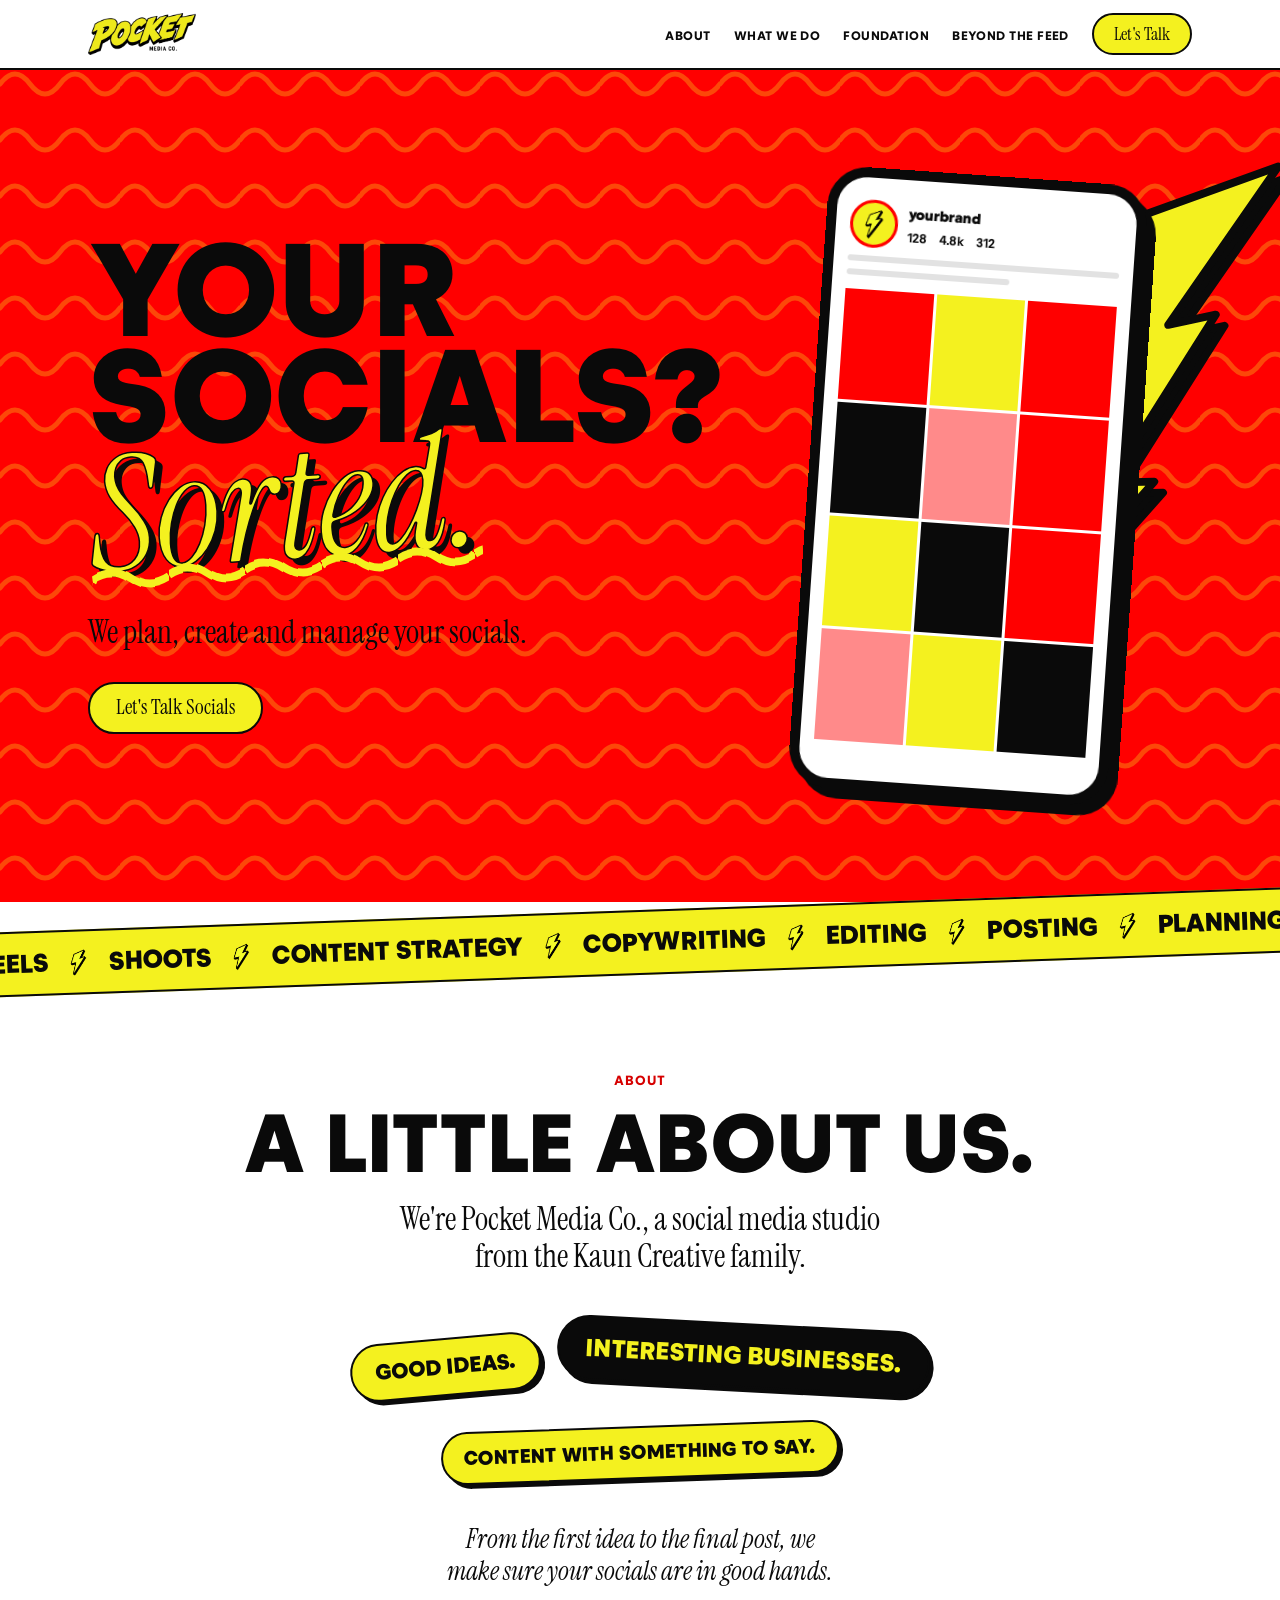
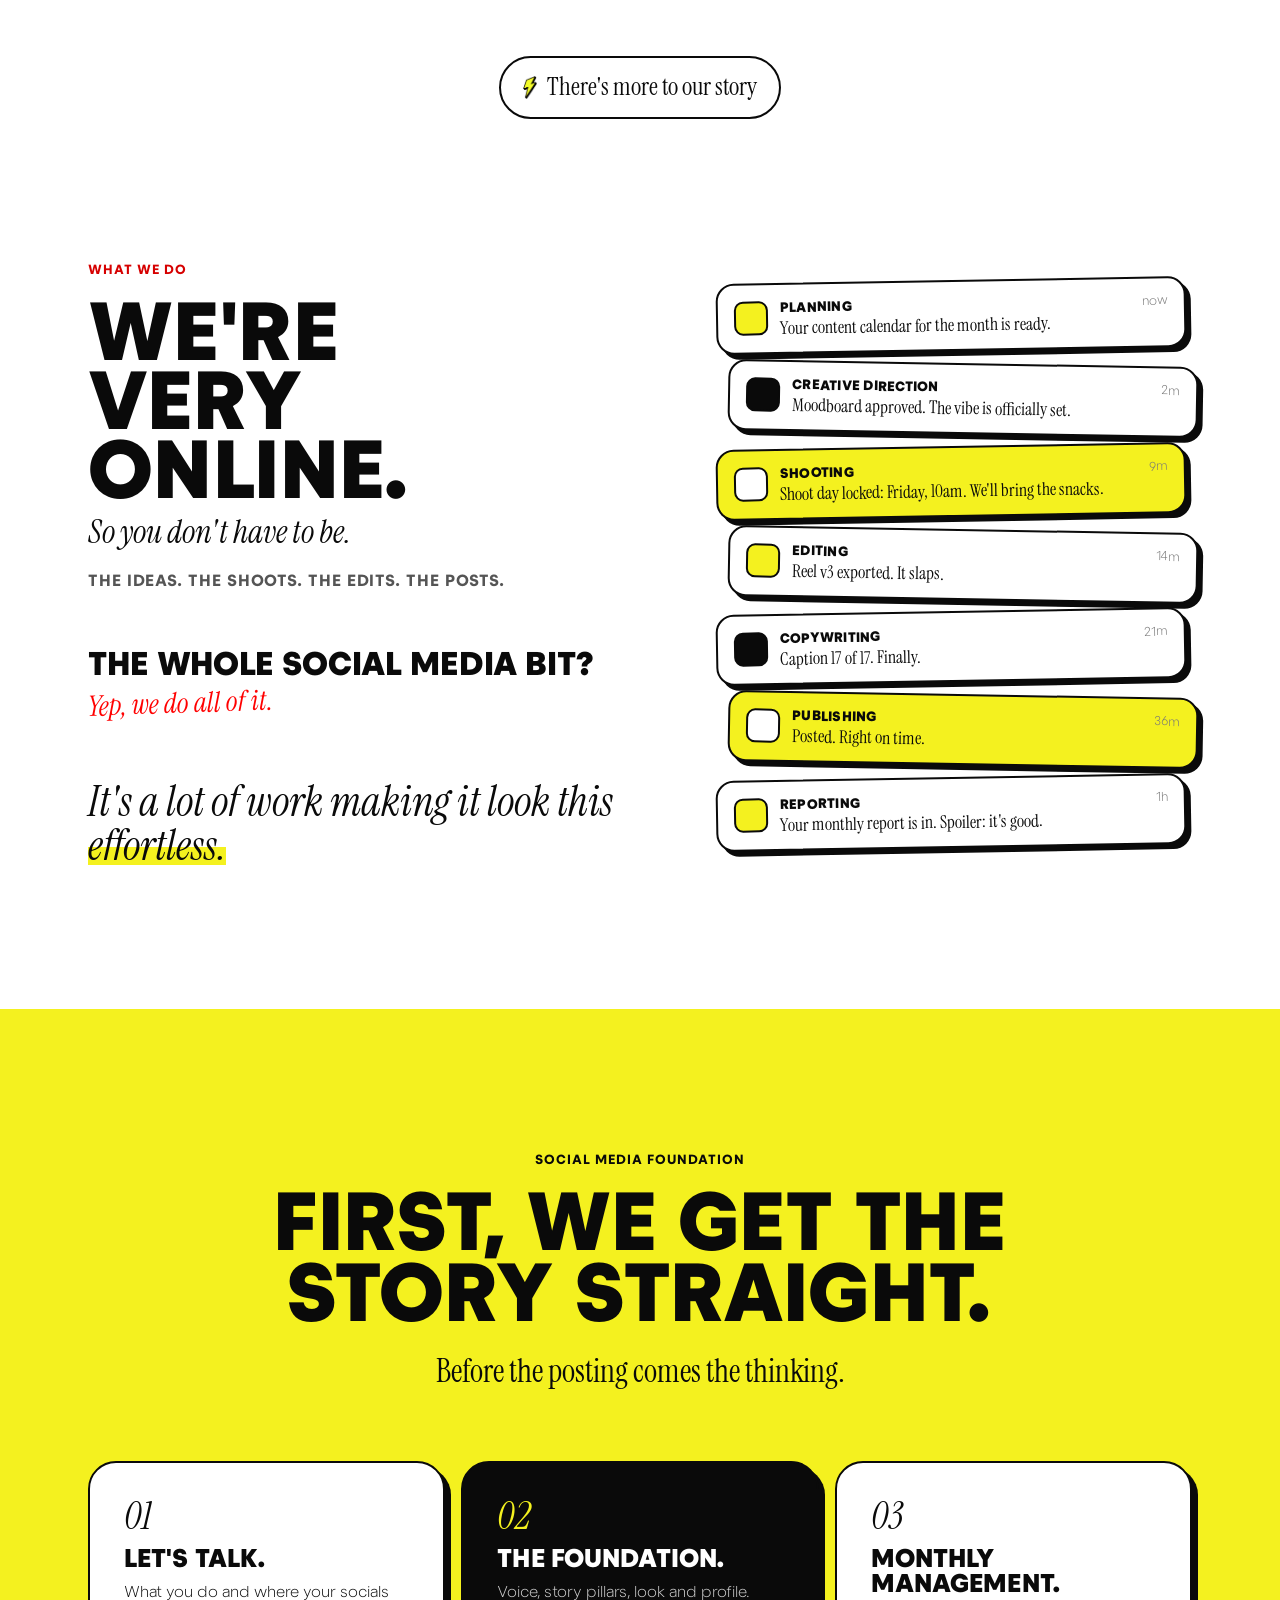
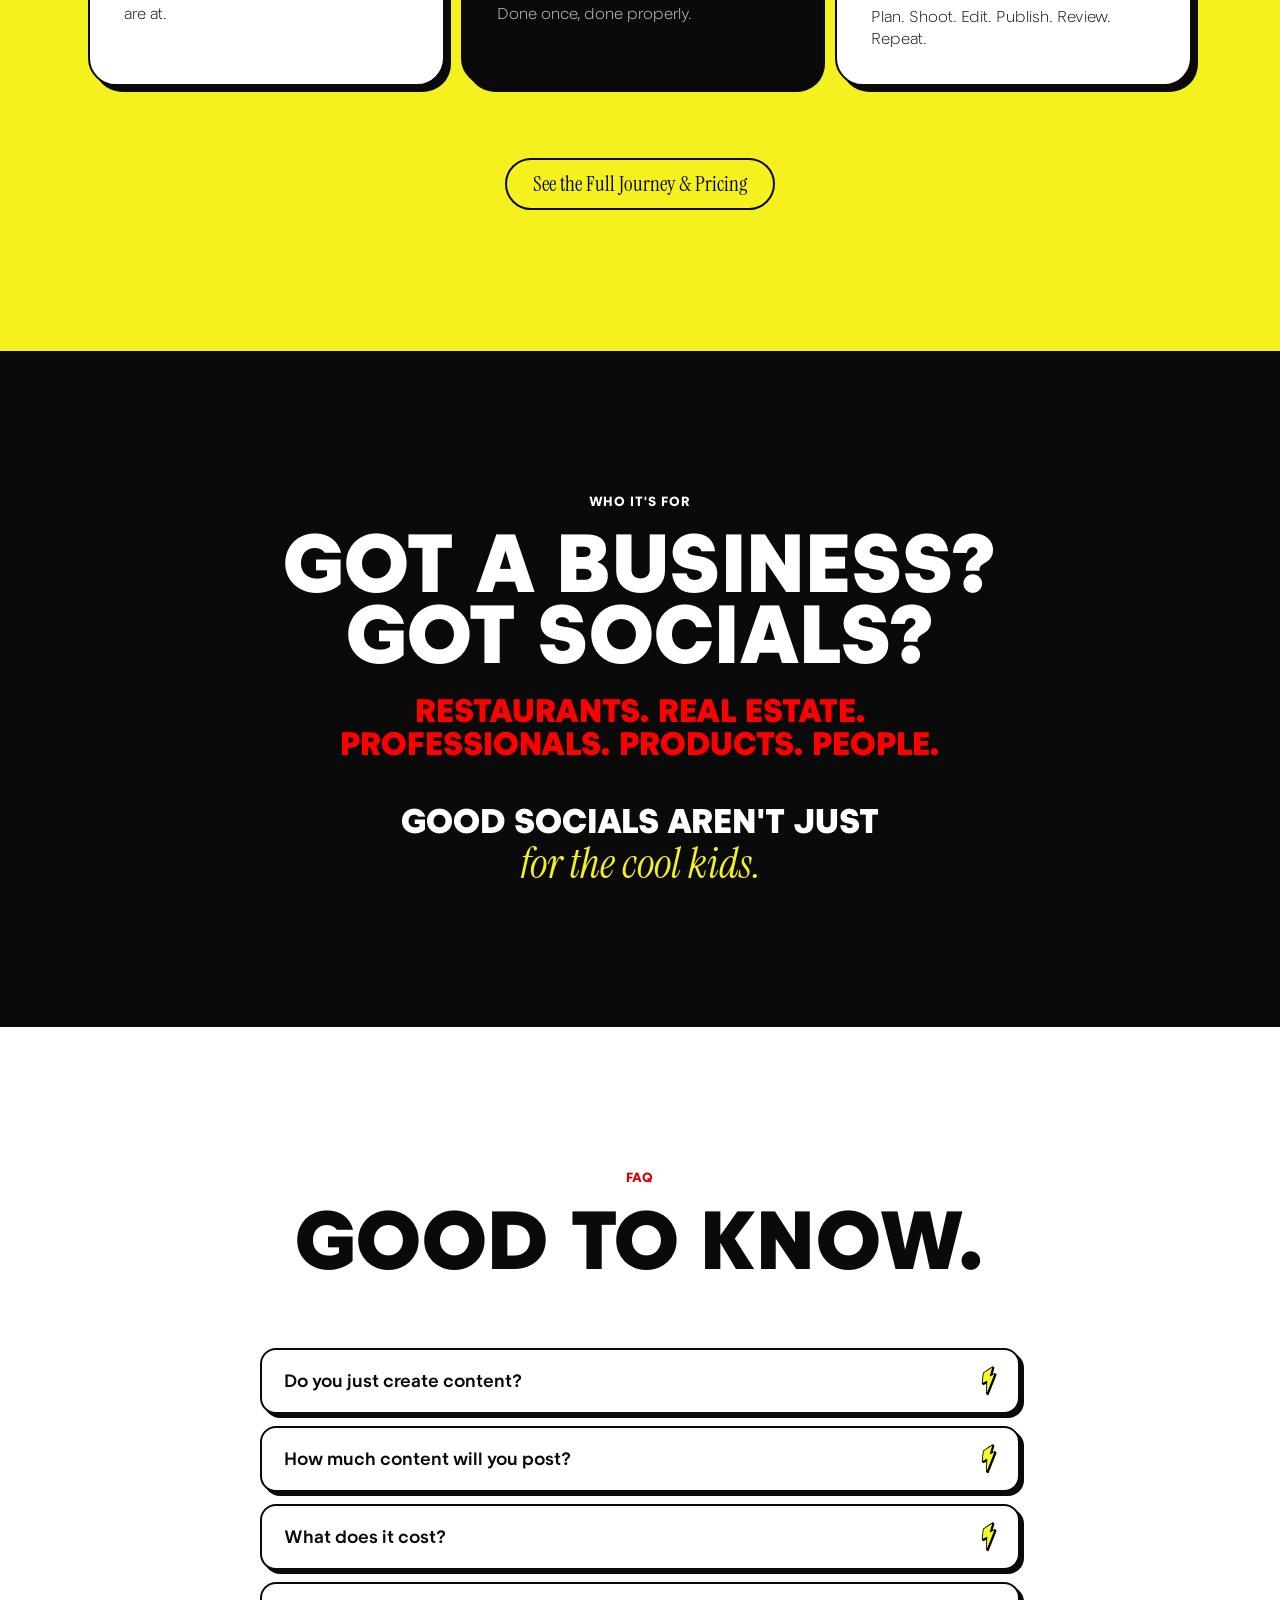
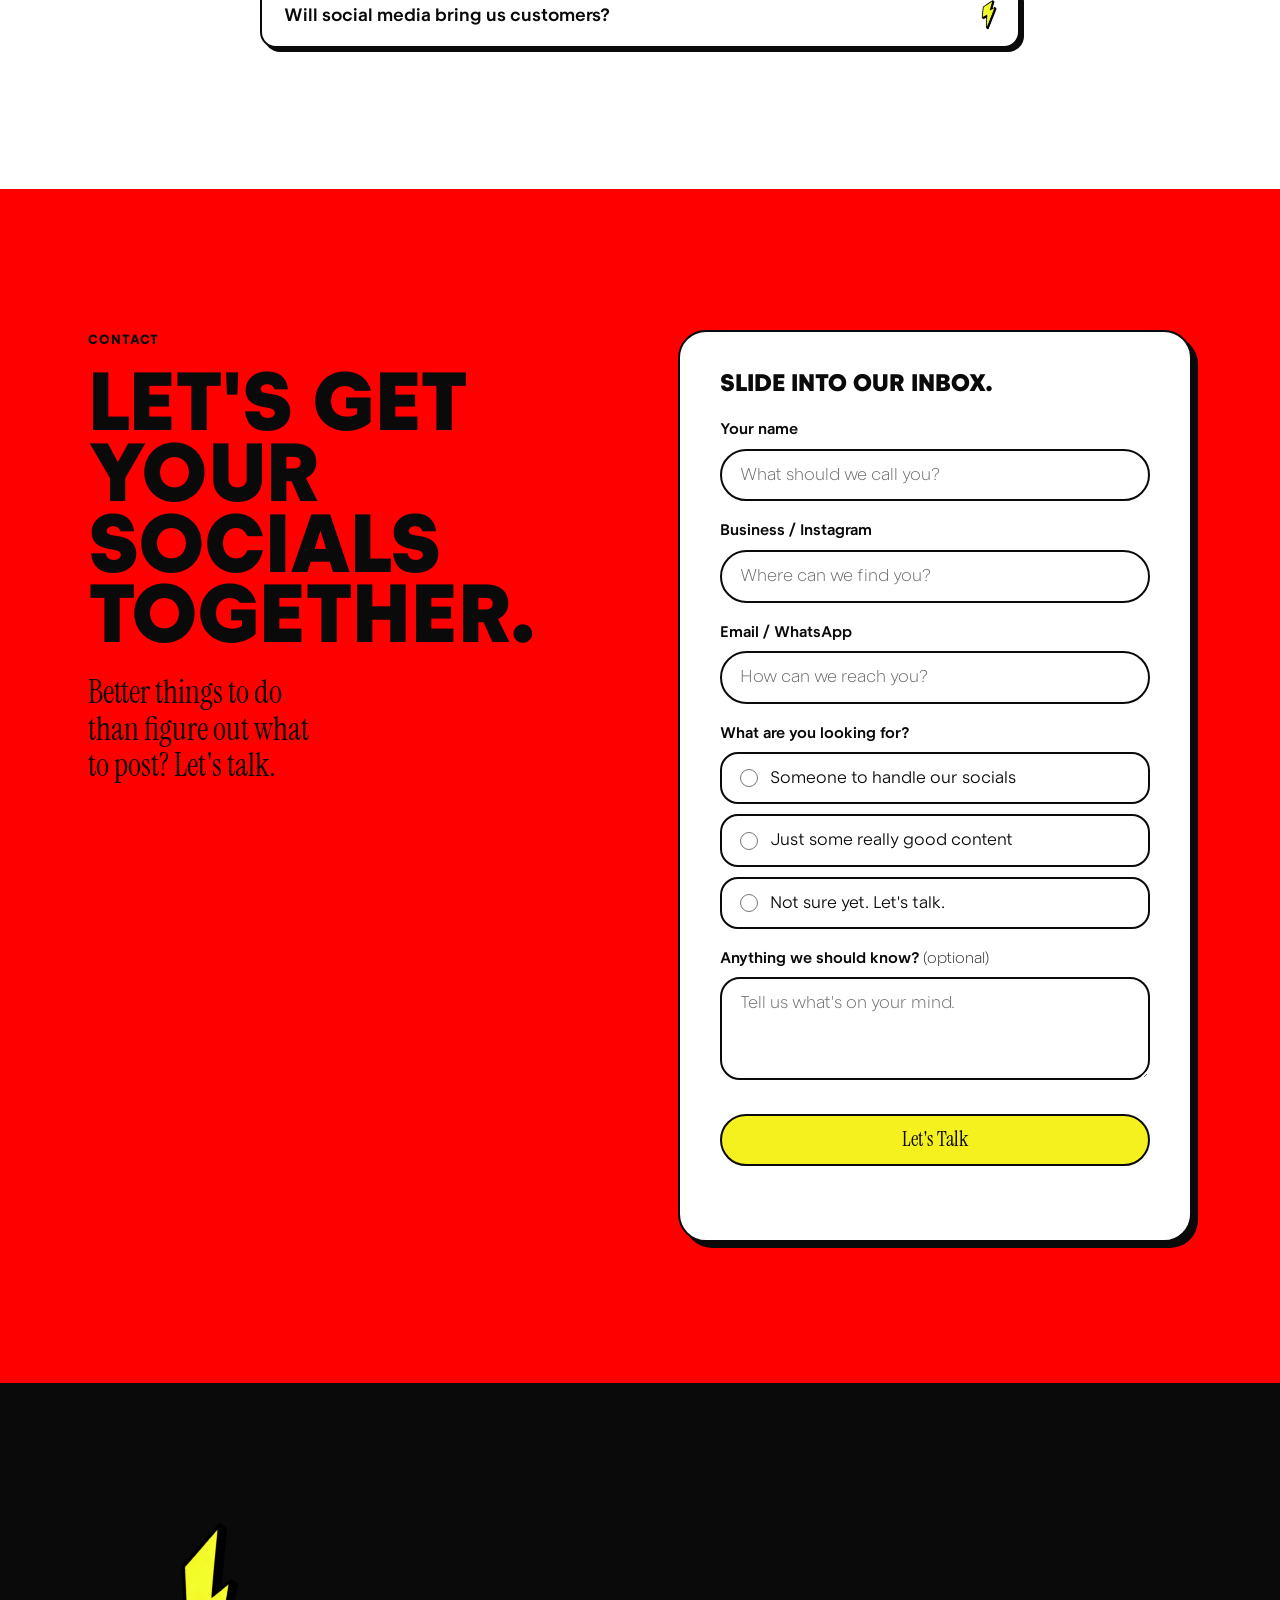
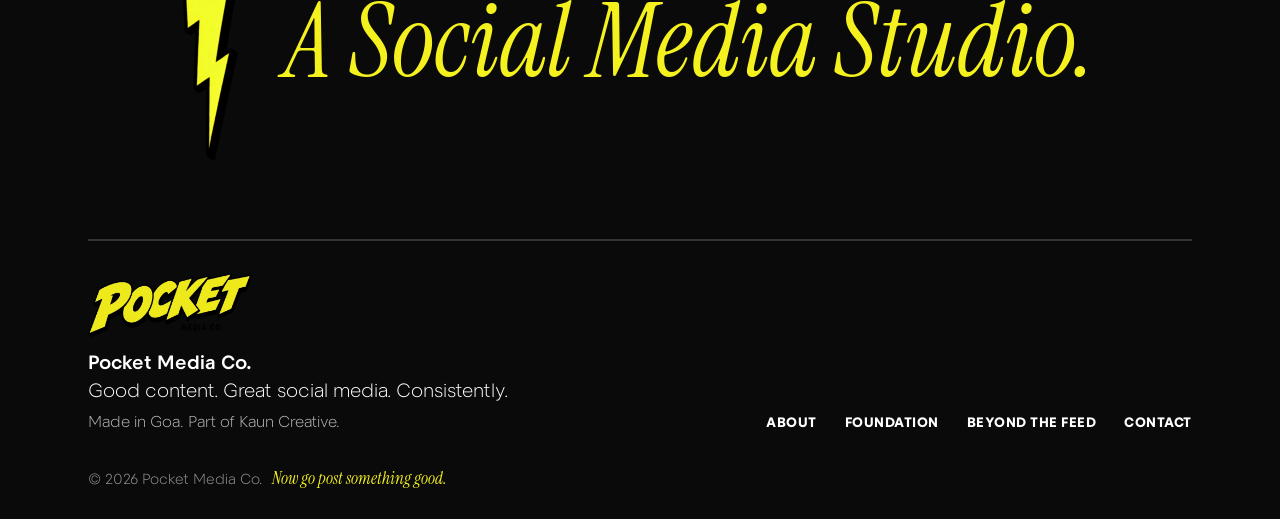
<file: index.html>
<!doctype html>
<html lang="en">
<head>
  <meta charset="utf-8">
  <meta name="viewport" content="width=device-width, initial-scale=1">
  <title>Pocket Media Co. | Social Media Studio in Goa</title>
  <meta name="description" content="Pocket Media Co. is a Goa-based social media studio creating standout content and managing social media for businesses that want to show up better online.">
  <meta name="theme-color" content="#ff0000">

  <meta property="og:type" content="website">
  <meta property="og:title" content="Pocket Media Co. | Social Media Studio in Goa">
  <meta property="og:description" content="Your socials? Sorted. A social media studio in Goa.">
  <!-- Social previews need an absolute image URL once the domain is live, e.g. https://yourdomain/assets/img/og-image.jpg -->
  <meta property="og:image" content="assets/img/og-image.jpg">
  <meta property="og:image:width" content="1200">
  <meta property="og:image:height" content="630">
  <meta property="og:image:alt" content="Pocket Media Co. A Social Media Studio.">
  <meta property="og:site_name" content="Pocket Media Co.">
  <meta property="og:locale" content="en_IN">
  <meta name="twitter:card" content="summary_large_image">

  <script type="application/ld+json">
  {
    "@context": "https://schema.org",
    "@type": "ProfessionalService",
    "name": "Pocket Media Co.",
    "slogan": "Your socials? Sorted.",
    "description": "A Goa-based social media studio creating standout content and managing social media for businesses that want to show up better online.",
    "logo": "assets/img/logo.webp",
    "image": "assets/img/og-image.jpg",
    "areaServed": { "@type": "State", "name": "Goa" },
    "address": { "@type": "PostalAddress", "addressRegion": "Goa", "addressCountry": "IN" },
    "parentOrganization": { "@type": "Organization", "name": "Kaun Creative" },
    "knowsAbout": ["Social media management", "Content creation", "Short-form video", "Reels", "Photography", "Content planning"]
  }
  </script>
  <link rel="icon" type="image/png" href="assets/img/favicon.png">
  <link rel="apple-touch-icon" href="assets/img/apple-touch-icon.png">

  <link rel="preconnect" href="https://fonts.googleapis.com">
  <link rel="preconnect" href="https://fonts.gstatic.com" crossorigin>
  <link href="https://fonts.googleapis.com/css2?family=Instrument+Serif:ital@0;1&display=swap" rel="stylesheet">
  <link rel="preload" href="assets/fonts/stupid-sans-black.woff2" as="font" type="font/woff2" crossorigin>
  <link rel="preload" href="assets/fonts/stupid-sans-regular.woff2" as="font" type="font/woff2" crossorigin>
  <link rel="stylesheet" href="styles.css">
  <script>document.documentElement.classList.add("js")</script>
</head>
<body>
  <a class="skip-link" href="#main">Skip to content</a>

  <!-- ============ HEADER / NAV ============ -->
  <header class="site-header" id="top">
    <div class="container header-inner">
      <a class="brand" href="#top" aria-label="Pocket Media Co. home">
        <img src="assets/img/logo.webp" alt="Pocket Media Co." width="1200" height="468">
      </a>
      <button class="nav-toggle" aria-expanded="false" aria-controls="site-nav">
        <span class="nav-toggle-bar"></span>
        <span class="visually-hidden">Menu</span>
      </button>
      <nav class="site-nav" id="site-nav" aria-label="Main">
        <ul>
          <li><a href="#about">About</a></li>
          <li><a href="#services">What We Do</a></li>
          <li><a href="foundation.html">Foundation</a></li>
          <li><a href="beyond-the-feed.html">Beyond the Feed</a></li>
          <li><a class="pill pill-solid" href="#contact" data-track="cta_nav_lets_talk">Let's Talk</a></li>
        </ul>
      </nav>
    </div>
  </header>

  <main id="main">

    <!-- 01 HERO -->
    <section class="s s--red hero" aria-labelledby="hero-title">
      <img class="bolt bolt-hero-m" src="assets/img/bolt-3.webp" alt="" aria-hidden="true">
      <div class="container hero-grid">
        <div class="hero-text">
        <h1 id="hero-title" class="h1">
          <span class="hl">Your socials?</span><br>
          <span class="hl"><em class="accent">Sorted.</em></span>
        </h1>
        <p class="lead">We plan, create and manage your socials.</p>
        <div class="btn-row">
          <a class="pill pill-solid" href="#contact" data-track="cta_hero_lets_talk_socials">Let's Talk Socials</a>
        </div>
        </div>

        <!-- Phone with a placeholder feed. Swap the tiles for real Pocket posts later
             (e.g. <i style="background-image:url(assets/work/post-1.jpg)"></i>). -->
        <div class="hero-visual" aria-hidden="true">
          <img class="hero-visual-bolt" src="assets/img/hero-bolt.svg" alt="">
          <div class="hero-phone">
            <div class="hp-top"><span class="hp-avatar"></span><span class="hp-name">yourbrand</span><span class="hp-stats"><b>128</b><b>4.8k</b><b>312</b></span></div>
            <span class="hp-line"></span><span class="hp-line short"></span>
            <div class="hp-grid"><i></i><i></i><i></i><i></i><i></i><i></i><i></i><i></i><i></i><i></i><i></i><i></i></div>
          </div>
        </div>
      </div>
    </section>

    <!-- 02 ABOUT -->
    <section class="s" id="about" aria-labelledby="about-title">
      <div class="band" aria-hidden="true">
        <div class="band-track">
          <span>Reels</span><img src="assets/img/bolt-3.webp" alt=""><span>Shoots</span><img src="assets/img/bolt-3.webp" alt=""><span>Content strategy</span><img src="assets/img/bolt-3.webp" alt=""><span>Copywriting</span><img src="assets/img/bolt-3.webp" alt=""><span>Editing</span><img src="assets/img/bolt-3.webp" alt=""><span>Posting</span><img src="assets/img/bolt-3.webp" alt=""><span>Planning</span><img src="assets/img/bolt-3.webp" alt=""><span>Reporting</span><img src="assets/img/bolt-3.webp" alt=""><span>Less filler</span><img src="assets/img/bolt-3.webp" alt=""><span>More feeling</span><img src="assets/img/bolt-3.webp" alt=""><span>A feed that's actually you</span><img src="assets/img/bolt-3.webp" alt="">
          <span>Reels</span><img src="assets/img/bolt-3.webp" alt=""><span>Shoots</span><img src="assets/img/bolt-3.webp" alt=""><span>Content strategy</span><img src="assets/img/bolt-3.webp" alt=""><span>Copywriting</span><img src="assets/img/bolt-3.webp" alt=""><span>Editing</span><img src="assets/img/bolt-3.webp" alt=""><span>Posting</span><img src="assets/img/bolt-3.webp" alt=""><span>Planning</span><img src="assets/img/bolt-3.webp" alt=""><span>Reporting</span><img src="assets/img/bolt-3.webp" alt=""><span>Less filler</span><img src="assets/img/bolt-3.webp" alt=""><span>More feeling</span><img src="assets/img/bolt-3.webp" alt=""><span>A feed that's actually you</span><img src="assets/img/bolt-3.webp" alt="">
        </div>
      </div>
      <div class="container">
        <div class="head about-head" style="margin-bottom:0">
          <p class="eyebrow">About</p>
          <h2 id="about-title" class="h2">A little about us.</h2>
          <p class="lead about-intro">We're Pocket Media Co., a social media studio<br class="br-wide"> from the Kaun Creative family.</p>
          <ul class="stickers likes sticker-cloud" aria-label="What we like">
            <li>Good ideas.</li><li>Interesting businesses.</li><li>Content with something to say.</li>
          </ul>
          <p class="about-hands">From the first idea to the final post, we make sure your socials are in good hands.</p>
        </div>

        <div class="center about-more">
          <button class="story-toggle story-pill" type="button" aria-expanded="false" aria-controls="our-story" data-track="about_story_toggle"><img class="story-pill-bolt" src="assets/img/bolt-3.webp" alt="" aria-hidden="true">
            <span class="story-toggle-label">There's more to our story</span>
          </button>
        </div>
      </div>

      <!-- Expanded About: hidden until opened -->
      <div class="story" id="our-story" inert>
        <div class="story-inner">
          <div class="container story-block">
            <div class="story-copy">
              <h3 class="h2">So, how did Pocket happen?</h3>
              <p class="lead">It started at Crio Connect, bringing brands to life IRL.</p>
              <p class="body">Great experiences get people talking. But what happens when everyone goes home?</p>
              <p class="story-pull">The conversation shouldn't end there.</p>
              <p class="body">What brands built offline needed just as much love online.</p>
              <p class="story-enter">Enter Pocket Media Co.</p>
            </div>
          </div>

          <div class="container story-block">
            <div class="head">
              <h3 class="h2">The family tree. Sort of.</h3>
              <p class="body">Pocket sits in Kaun Creative alongside Crio Connect, Off The Menu, Scene Here and Node Experiences. Different worlds. Shared thinking.</p>
            </div>
            <!-- ECOSYSTEM LOGOS: real files only, in assets/logos/ -->
            <ul class="eco-grid eco-grid-lg" aria-label="Kaun Creative ecosystem">
              <li class="eco-logo eco-logo-lg">
                <!-- LOGO: when the real file arrives, replace the name below with <img src="assets/logos/kaun-creative.svg" alt="Kaun Creative" loading="lazy"> -->
                <span class="eco-name">Kaun Creative</span>
              </li>
              <li class="eco-logo eco-logo-lg eco-crio">
                <img src="assets/logos/crio-connect.webp" alt="Crio Connect" width="800" height="148" loading="lazy">
              </li>
            </ul>
            <ul class="eco-grid" aria-label="More from the Kaun Creative ecosystem">
              <li class="eco-logo">
                <img src="assets/img/logo.webp" alt="Pocket Media Co." width="1200" height="468" loading="lazy">
              </li>
              <li class="eco-logo">
                <!-- LOGO: when the real file arrives, replace the name below with <img src="assets/logos/off-the-menu.svg" alt="Off The Menu" loading="lazy"> -->
                <span class="eco-name">Off The Menu</span>
              </li>
              <li class="eco-logo">
                <!-- LOGO: when the real file arrives, replace the name below with <img src="assets/logos/scene-here.svg" alt="Scene Here" loading="lazy"> -->
                <span class="eco-name">Scene Here</span>
              </li>
              <li class="eco-logo">
                <!-- LOGO: when the real file arrives, replace the name below with <img src="assets/logos/node-experiences.svg" alt="Node Experiences" loading="lazy"> -->
                <span class="eco-name">Node Experiences</span>
              </li>
            </ul>
          </div>

          <div class="container story-block">
            <div class="head" style="margin-bottom:0">
              <h3 class="h2" id="clients">We've made some noise.</h3>
              <p class="lead">And met some pretty cool brands along the way.</p>
            </div>
            <p class="client-label">Experience across the Kaun Creative ecosystem</p>
            <!-- CLIENT LOGOS: verified clients only, in assets/logos/clients/ -->
            <ul class="client-grid" aria-label="Brands we've worked with across the Kaun Creative ecosystem">
              <li class="client-logo"><img src="assets/logos/clients/hilton.webp" alt="Hilton Goa Resort" loading="lazy" decoding="async"></li>
              <li class="client-logo"><img src="assets/logos/clients/taj-holiday-village.webp" alt="Taj Holiday Village" loading="lazy" decoding="async"></li>
              <li class="client-logo"><img src="assets/logos/clients/ihcl.webp" alt="IHCL" loading="lazy" decoding="async"></li>
              <li class="client-logo"><img src="assets/logos/clients/farzi-cafe.webp" alt="Farzi Café" loading="lazy" decoding="async"></li>
              <li class="client-logo"><img src="assets/logos/clients/baja.webp" alt="Baja" loading="lazy" decoding="async"></li>
              <li class="client-logo"><img src="assets/logos/clients/cielo-sky-lounge.webp" alt="Cielo Sky Lounge" loading="lazy" decoding="async"></li>
              <li class="client-logo"><img src="assets/logos/clients/coco-lounge-and-kitchen.webp" alt="Coco Lounge &amp; Kitchen" loading="lazy" decoding="async"></li>
              <li class="client-logo"><img src="assets/logos/clients/cohiba.webp" alt="Cohiba Bar &amp; Kitchen" loading="lazy" decoding="async"></li>
              <li class="client-logo"><img src="assets/logos/clients/elephant-and-co.webp" alt="Elephant &amp; Co." loading="lazy" decoding="async"></li>
              <li class="client-logo"><img src="assets/logos/clients/feli-tavern.webp" alt="Feli" loading="lazy" decoding="async"></li>
              <li class="client-logo"><img src="assets/logos/clients/firepit.webp" alt="Firepit Grills &amp; Spirits" loading="lazy" decoding="async"></li>
              <li class="client-logo"><img src="assets/logos/clients/greggs.webp" alt="Gregg&#x27;s Bar &amp; Tapas" loading="lazy" decoding="async"></li>
              <li class="client-logo"><img src="assets/logos/clients/hayati.webp" alt="Hayati" loading="lazy" decoding="async"></li>
              <li class="client-logo"><img src="assets/logos/clients/house-of-nomad.webp" alt="House of Nomad" loading="lazy" decoding="async"></li>
              <li class="client-logo"><img src="assets/logos/clients/lpk.webp" alt="LPK Waterfront" loading="lazy" decoding="async"></li>
              <li class="client-logo"><img src="assets/logos/clients/raasta-goa.webp" alt="Raasta Goa" loading="lazy" decoding="async"></li>
              <li class="client-logo"><img src="assets/logos/clients/saint-cloud.webp" alt="Saint Cloud" loading="lazy" decoding="async"></li>
              <li class="client-logo"><img src="assets/logos/clients/seven-rivers.webp" alt="Seven Rivers Brewing Co." loading="lazy" decoding="async"></li>
              <li class="client-logo"><img src="assets/logos/clients/sochi-beach.webp" alt="Sochi Beach" loading="lazy" decoding="async"></li>
              <li class="client-logo"><img src="assets/logos/clients/summer-house.webp" alt="Summer House Goa" loading="lazy" decoding="async"></li>
              <li class="client-logo"><img src="assets/logos/clients/tesouro.webp" alt="Tesouro" loading="lazy" decoding="async"></li>
              <li class="client-logo"><img src="assets/logos/clients/the-origin.webp" alt="The Origin Bar &amp; Kitchen" loading="lazy" decoding="async"></li>
              <li class="client-logo"><img src="assets/logos/clients/unit-22.webp" alt="Unit 22 Dive Bar" loading="lazy" decoding="async"></li>
            </ul>
            <p class="client-note">Experience across the wider Kaun Creative ecosystem. Pocket's own work lives in Made by Pocket.</p>
          </div>

          <div class="container story-close">
            <button class="story-toggle story-toggle-close" type="button" aria-controls="our-story" data-track="about_story_close">Show less <span aria-hidden="true">↑</span></button>
          </div>
        </div>
      </div>
    </section>

    <!-- 03 WHAT WE DO (one primary offer) -->
    <section class="s s--flush wwd" id="services" aria-labelledby="services-title">
      <div class="container wwd-grid">
        <div class="wwd-copy">
          <p class="eyebrow">What we do</p>
          <h2 id="services-title" class="h2 wwd-title">We're<br><span class="very-line"><span class="very">very<span class="very-y" aria-hidden="true"></span></span></span><br>online.</h2>
          <p class="wwd-reply">So you don't have to be.</p>
          <p class="wwd-beats">The ideas. The shoots. The edits. The posts.</p>
          <p class="wwd-bit">The whole social media bit?</p>
          <p class="wwd-yep">Yep, we do all of it.</p>
          <p class="wwd-eff">It's a lot of work making it look this <mark>effortless.</mark></p>
        </div>
        <ul class="wwd-notes" aria-label="What Pocket handles">
              <li class="note"><i aria-hidden="true"></i><p><b>Planning</b><span>Your content calendar for the month is ready.</span></p><time>now</time></li>
              <li class="note"><i aria-hidden="true"></i><p><b>Creative direction</b><span>Moodboard approved. The vibe is officially set.</span></p><time>2m</time></li>
              <li class="note"><i aria-hidden="true"></i><p><b>Shooting</b><span>Shoot day locked: Friday, 10am. We'll bring the snacks.</span></p><time>9m</time></li>
              <li class="note"><i aria-hidden="true"></i><p><b>Editing</b><span>Reel v3 exported. It slaps.</span></p><time>14m</time></li>
              <li class="note"><i aria-hidden="true"></i><p><b>Copywriting</b><span>Caption 17 of 17. Finally.</span></p><time>21m</time></li>
              <li class="note"><i aria-hidden="true"></i><p><b>Publishing</b><span>Posted. Right on time.</span></p><time>36m</time></li>
              <li class="note"><i aria-hidden="true"></i><p><b>Reporting</b><span>Your monthly report is in. Spoiler: it's good.</span></p><time>1h</time></li>
        </ul>
      </div>
    </section>

    <!-- 04 MADE BY POCKET: hidden until there are real Pocket projects to show.
         To launch: fill in .showcase below, remove "hidden" from it and from this section,
         delete .soon, and add "Work" back to the nav, footer and hero ("See Our Work"). -->
    <section class="s s--flush" id="work" aria-labelledby="work-title" hidden>
      <div class="container">
        <div class="head">
          <p class="eyebrow">Made by Pocket</p>
          <h2 id="work-title" class="h2">Okay, enough talking.</h2>
          <p class="lead">Here's what happens when the ideas leave the group chat and actually get made.</p>
          <p class="body">A little of what we've been cooking at Pocket.</p>
        </div>
        <!--
          SELECTED WORK: genuine Pocket projects only (real client, real media, one line on what Pocket delivered).
          To launch: add media to assets/work/, fill in the articles, remove "hidden" from .showcase, delete .soon.
        -->
        <div class="showcase" id="work-grid" hidden>
          <article class="show">
            <div class="show-media">
              <!-- Reel: <video src="assets/work/client-reel.mp4" poster="assets/work/client-reel.jpg" muted loop playsinline preload="metadata"></video>
                   Still: <img src="assets/work/client.jpg" alt="Describe the image" loading="lazy"> -->
            </div>
            <div class="show-text">
              <p class="show-num">01</p>
              <p class="show-client">Client name</p>
              <h3 class="show-title">A punchy project headline.</h3>
              <p class="show-line">One line on what Pocket delivered.</p>
            </div>
          </article>
          <article class="show show-flip">
            <div class="show-media">
              <!-- Reel: <video src="assets/work/client-reel.mp4" poster="assets/work/client-reel.jpg" muted loop playsinline preload="metadata"></video>
                   Still: <img src="assets/work/client.jpg" alt="Describe the image" loading="lazy"> -->
            </div>
            <div class="show-text">
              <p class="show-num">02</p>
              <p class="show-client">Client name</p>
              <h3 class="show-title">A punchy project headline.</h3>
              <p class="show-line">One line on what Pocket delivered.</p>
            </div>
          </article>
          <article class="show">
            <div class="show-media">
              <!-- Reel: <video src="assets/work/client-reel.mp4" poster="assets/work/client-reel.jpg" muted loop playsinline preload="metadata"></video>
                   Still: <img src="assets/work/client.jpg" alt="Describe the image" loading="lazy"> -->
            </div>
            <div class="show-text">
              <p class="show-num">03</p>
              <p class="show-client">Client name</p>
              <h3 class="show-title">A punchy project headline.</h3>
              <p class="show-line">One line on what Pocket delivered.</p>
            </div>
          </article>
        </div>

        <div class="soon">
          <p class="soon-tag">In the edit</p>
          <p class="h2" style="font-size:clamp(1.8rem,4.4vw,3.4rem)">Fresh Pocket work dropping soon.</p>
        </div>
      </div>
    </section>

    <!-- 05 FOUNDATION (teaser; full journey and pricing on foundation.html) -->
    <section class="s s--yellow" id="foundation" aria-labelledby="foundation-title">
      <div class="container">
        <div class="head">
          <p class="eyebrow">Social Media Foundation</p>
          <h2 id="foundation-title" class="h2">First, we get the story straight.</h2>
          <p class="lead">Before the posting comes the thinking.</p>
        </div>
        <ol class="journey">
          <li><span class="j-num">01</span><h3 class="h3">Let's talk.</h3><p>What you do and where your socials are at.</p></li>
          <li><span class="j-num">02</span><h3 class="h3">The Foundation.</h3><p>Voice, story pillars, look and profile. Done once, done properly.</p></li>
          <li><span class="j-num">03</span><h3 class="h3">Monthly management.</h3><p>Plan. Shoot. Edit. Publish. Review. Repeat.</p></li>
        </ol>
        <div class="btn-row after-cta"><a class="pill pill-solid" href="foundation.html" data-track="cta_home_foundation">See the Full Journey &amp; Pricing</a></div>
      </div>
    </section>

    <!-- 06 WHO -->
    <section class="s s--black" id="who" aria-labelledby="who-title">
      <div class="container">
        <div class="head" style="margin-bottom:0">
          <p class="eyebrow">Who it's for</p>
          <h2 id="who-title" class="h2">Got a business?<br> Got socials?</h2>
          <p class="who-list">Restaurants. Real estate. Professionals. Products. People.</p>
          <p class="statement">Good socials aren't just <em>for the cool kids.</em></p>
        </div>
      </div>
    </section>

    <!-- 07 GOOD TO KNOW -->
    <section class="s" id="faq" aria-labelledby="faq-title">
      <div class="container">
        <div class="head"><p class="eyebrow">FAQ</p>
          <h2 id="faq-title" class="h2">Good to know.</h2></div>
        <div class="faq-list">
          <details>
            <summary>Do you just create content?</summary>
            <div class="faq-answer">
              <p>We can. But our main thing is running your socials, start to finish.</p>
            </div>
          </details>
          <details>
            <summary>How much content will you post?</summary>
            <div class="faq-answer">
              <p>A focused plan built around your business. Agreed before we begin.</p>
            </div>
          </details>
          <details>
            <summary>What does it cost?</summary>
            <div class="faq-answer">
              <p>Everything's on the <a class="text-link" href="foundation.html#pricing">Foundation page ↗</a></p>
            </div>
          </details>
          <details>
            <summary>Will social media bring us customers?</summary>
            <div class="faq-answer">
              <p>It helps people find you and get curious. Sales take the whole business.</p>
              <p>Social media is the invite. Not the whole party. <a class="text-link" href="beyond-the-feed.html">Beyond the Feed ↗</a></p>
            </div>
          </details>
        </div>
      </div>
    </section>

    <!-- 08 CONTACT -->
    <section class="s s--red" id="contact" aria-labelledby="contact-title">
      <div class="container contact-grid">
        <div class="contact-copy">
          <p class="eyebrow">Contact</p>
          <h2 id="contact-title" class="h2">Let's get your socials together.</h2>
          <p class="lead">Better things to do than figure out what to post? Let's talk.</p>
        </div>
        <!--
          ENQUIRY FORM: set data-endpoint (form service URL) or data-email on the <form> to make it live.
          Success only shows when the endpoint answers OK. Spam: hidden "_gotcha" honeypot + 3-second minimum;
          switch on the form service's own spam filter too.
        -->
        <form class="enquiry" id="enquiry-form" data-endpoint="" data-email="" novalidate>
          <h3 class="form-title">Slide into our inbox.</h3>
          <div class="field"><label for="f-name">Your name</label><input id="f-name" name="name" type="text" autocomplete="name" placeholder="What should we call you?" required></div>
          <div class="field"><label for="f-brand">Business / Instagram</label><input id="f-brand" name="business" type="text" autocomplete="organization" placeholder="Where can we find you?" required></div>
          <div class="field"><label for="f-contact">Email / WhatsApp</label><input id="f-contact" name="contact" type="text" placeholder="How can we reach you?" required></div>
          <fieldset class="field" id="f-service">
            <legend>What are you looking for?</legend>
            <div class="choices">
              <label class="choice"><input type="radio" name="looking_for" value="Someone to handle our socials" required><span>Someone to handle our socials</span></label>
              <label class="choice"><input type="radio" name="looking_for" value="Just some really good content"><span>Just some really good content</span></label>
              <label class="choice"><input type="radio" name="looking_for" value="Not sure yet. Let's talk."><span>Not sure yet. Let's talk.</span></label>
            </div>
          </fieldset>
          <!-- Shown only when "Someone to handle our socials" is picked. Plans and prices: foundation.html#pricing -->
          <fieldset class="field" id="f-plan" hidden>
            <legend>Which plan are you leaning towards? <span class="optional">(optional)</span></legend>
            <div class="choices">
              <label class="choice"><input type="radio" name="plan" value="Pocket Social"><span>Pocket Social</span></label>
              <label class="choice"><input type="radio" name="plan" value="Pocket Social Plus"><span>Pocket Social Plus</span></label>
              <label class="choice"><input type="radio" name="plan" value="A customised plan"><span>A customised plan</span></label>
              <label class="choice"><input type="radio" name="plan" value="Help me choose"><span>Help me choose</span></label>
            </div>
            <p class="field-note">Compare them on the <a href="foundation.html#plans">Foundation page</a>.</p>
          </fieldset>
          <div class="field"><label for="f-about">Anything we should know? <span class="optional">(optional)</span></label><textarea id="f-about" name="about" rows="3" placeholder="Tell us what's on your mind."></textarea></div>
          <div class="hp" aria-hidden="true"><label for="f-gotcha">Leave this empty</label><input id="f-gotcha" name="_gotcha" type="text" tabindex="-1" autocomplete="off"></div>
          <button class="pill pill-solid pill-block" type="submit">Let's Talk</button>
          <p class="form-status" role="status" aria-live="polite"></p>
        </form>
      </div>
    </section>
  </main>

  <!-- ============ FOOTER ============ -->
  <footer class="site-footer">
    <div class="container">
      <div class="footer-sign">
        <img class="footer-bolt" src="assets/img/bolt-6.webp" alt="" aria-hidden="true">
        <p class="footer-script">A Social Media Studio.</p>
      </div>
      <div class="footer-cols">
        <div>
          <a class="footer-logo" href="#top" aria-label="Back to top">
            <img src="assets/img/logo.webp" alt="Pocket Media Co." width="1200" height="468" loading="lazy">
          </a>
          <p class="footer-id"><strong>Pocket Media Co.</strong><br>Good content. Great social media. Consistently.</p>
          <p class="footer-muted">Made in Goa. Part of Kaun Creative.</p>
        </div>
        <nav class="footer-nav" aria-label="Footer">
          <a href="#about">About</a>
          <a href="foundation.html">Foundation</a>
          <a href="beyond-the-feed.html">Beyond the Feed</a>
          <a href="#contact">Contact</a>
        </nav>
      </div>
      <p class="footer-base">© <span id="year">2026</span> Pocket Media Co. <span class="footer-wink">Now go post something good.</span></p>
    </div>
  </footer>

  <script src="script.js" defer></script>
</body>
</html>
</file>
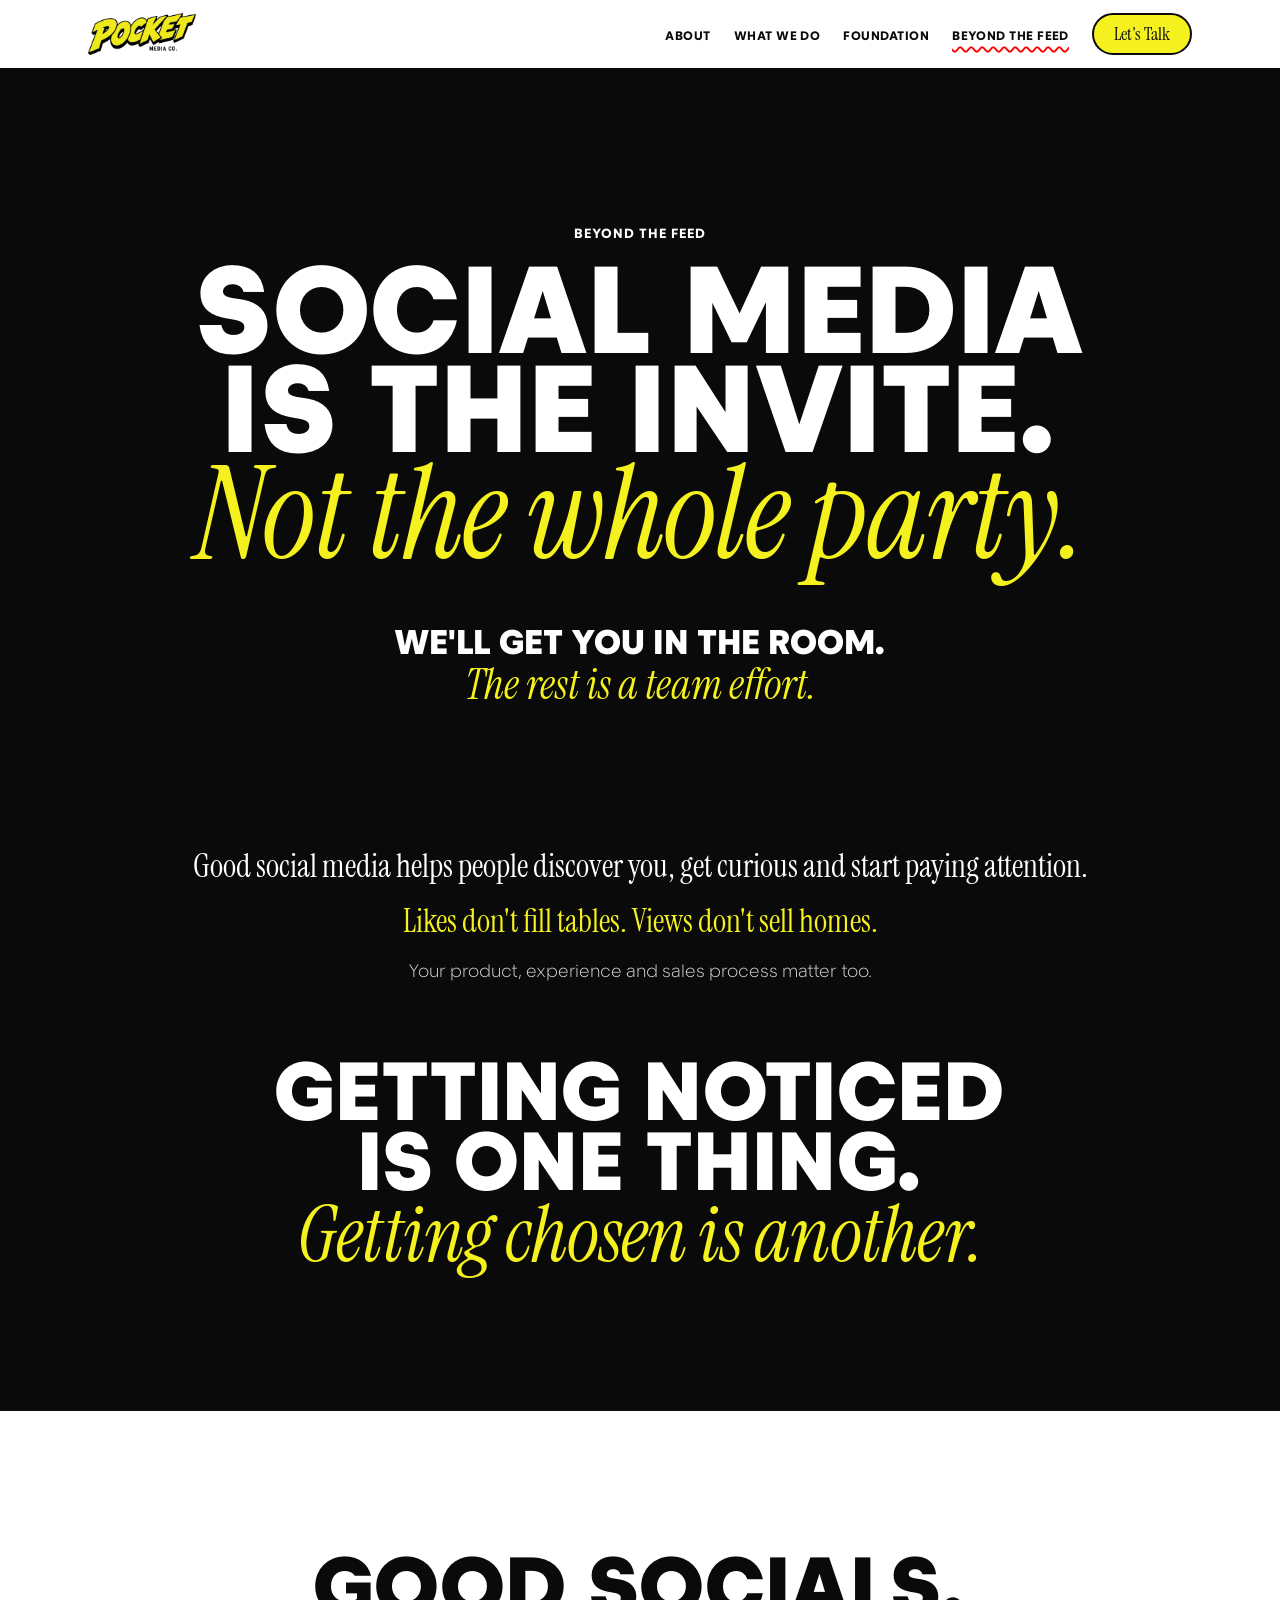
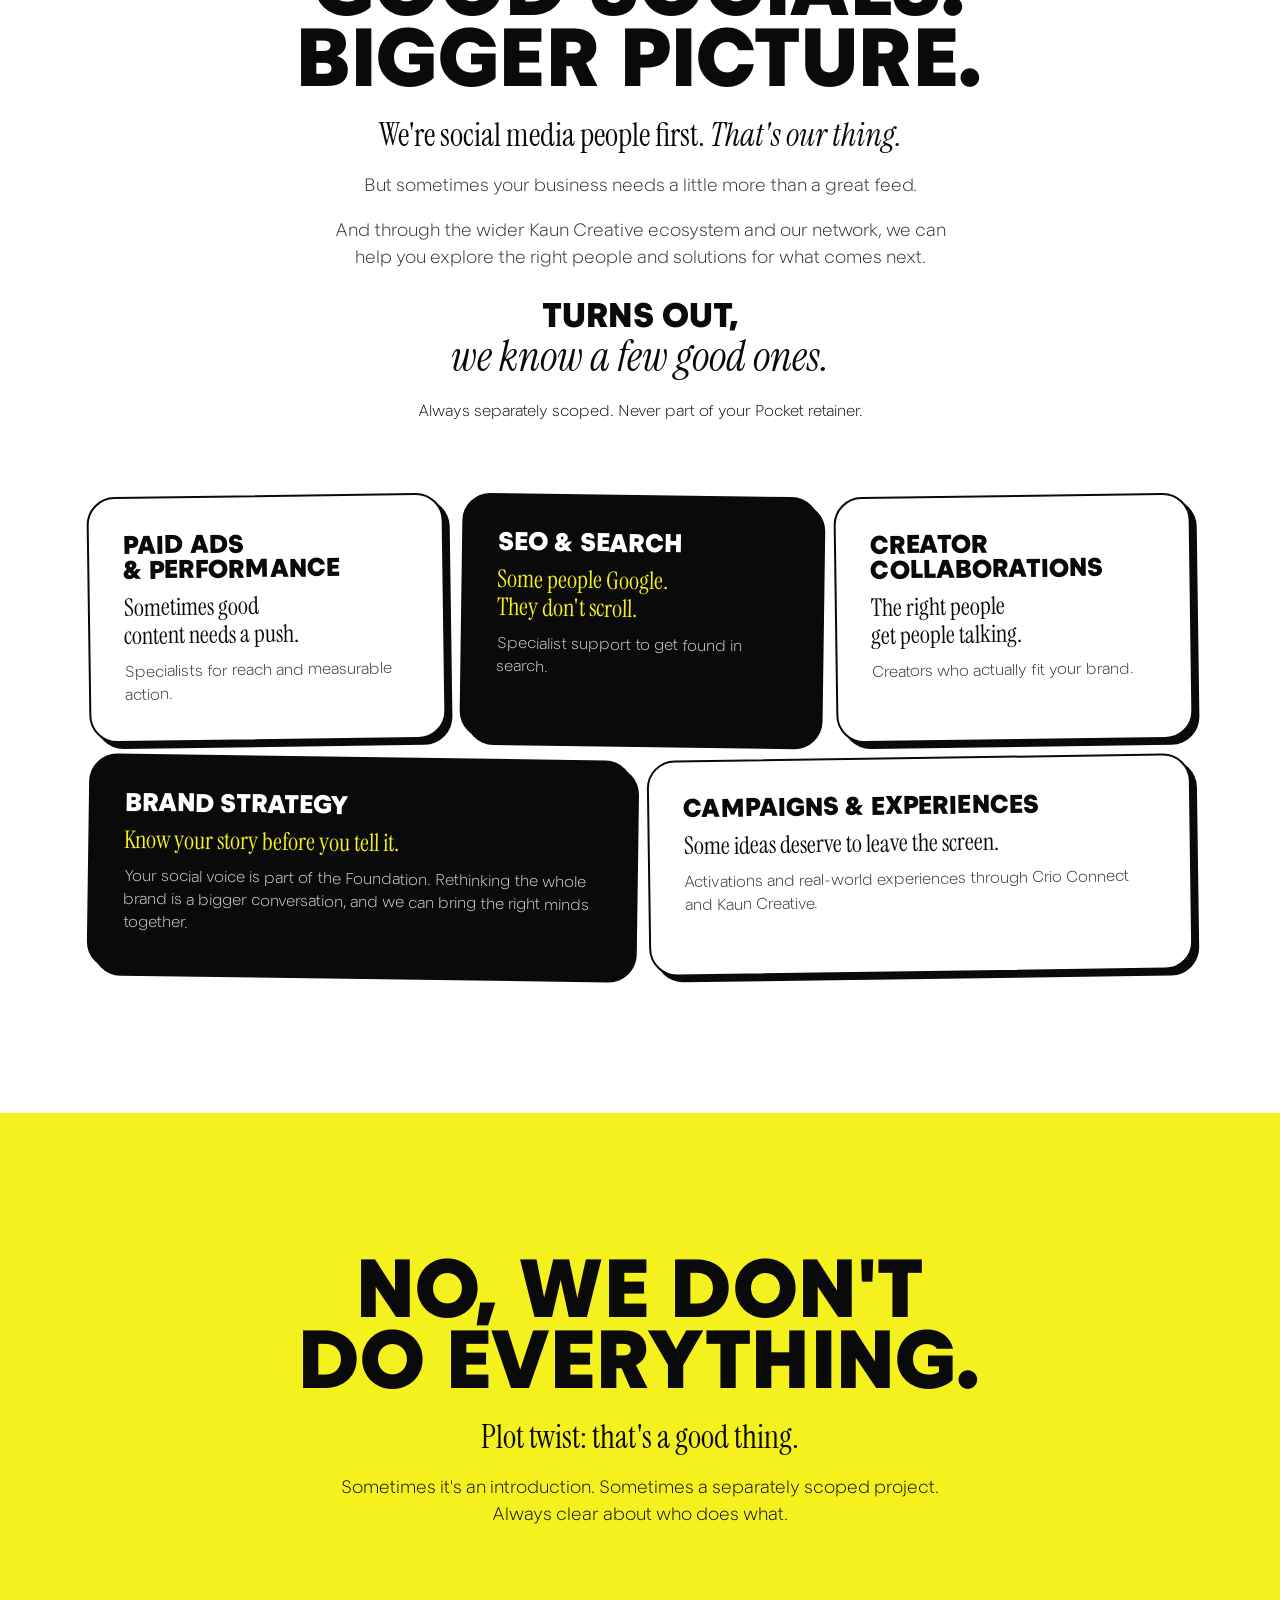
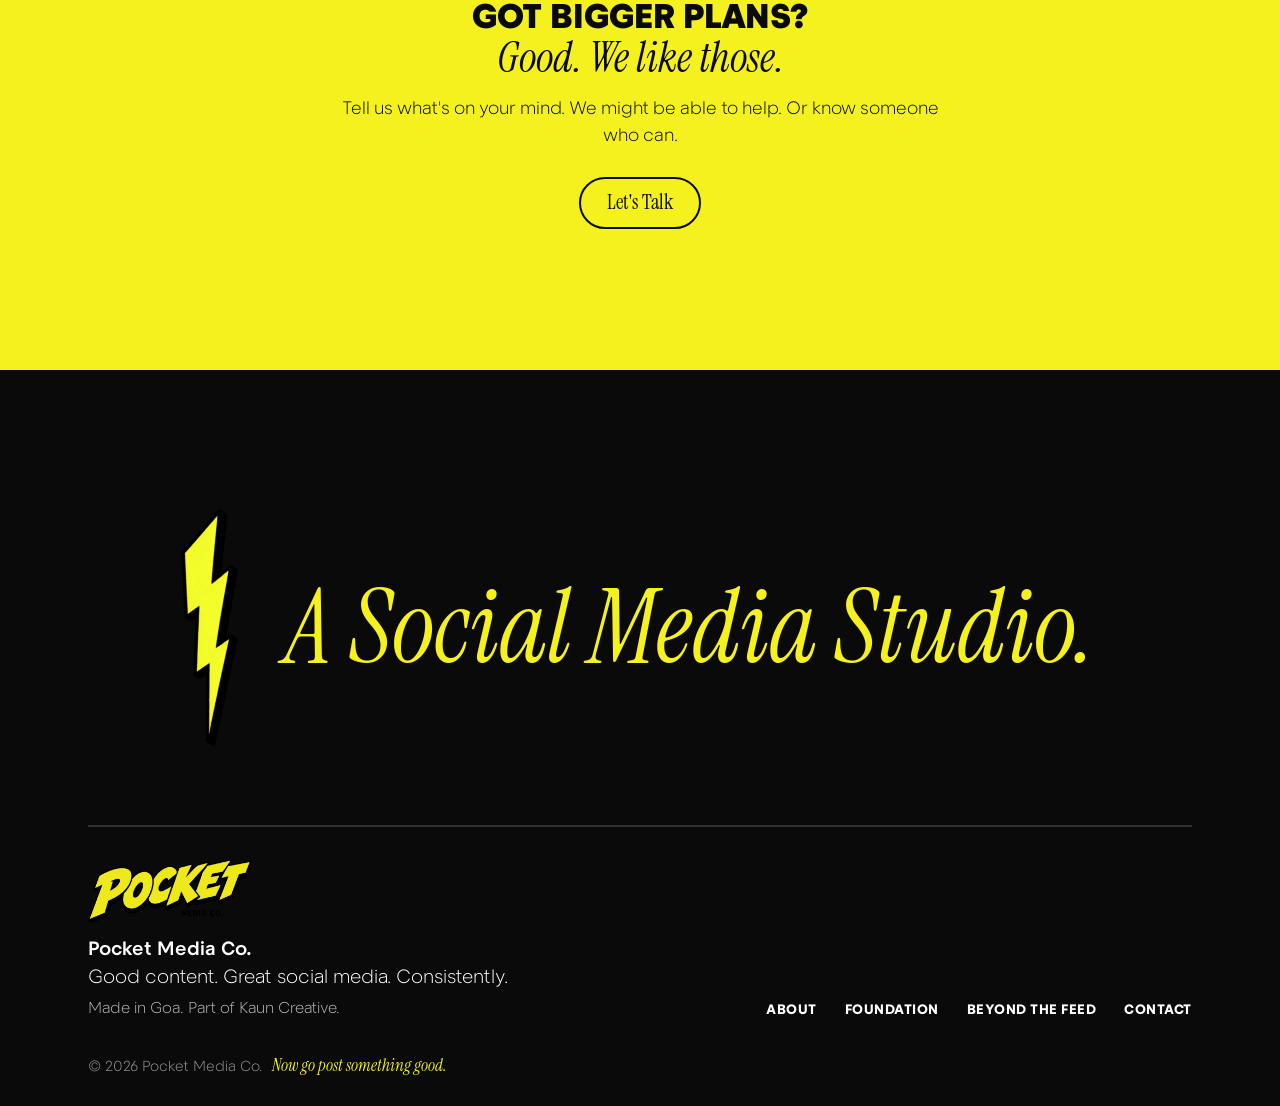
<file: beyond-the-feed.html>
<!doctype html>
<html lang="en">
<head>
  <meta charset="utf-8">
  <meta name="viewport" content="width=device-width, initial-scale=1">
  <title>Beyond the Feed | Pocket Media Co.</title>
  <meta name="description" content="Social media is the invite, not the whole party. Specialist support through Kaun Creative and our network, separately scoped.">
  <meta name="theme-color" content="#ff0000">

  <meta property="og:type" content="website">
  <meta property="og:title" content="Beyond the Feed | Pocket Media Co.">
  <meta property="og:description" content="Social media is the invite. Not the whole party.">
  <!-- Social previews need an absolute image URL once the domain is live, e.g. https://yourdomain/assets/img/og-image.jpg -->
  <meta property="og:image" content="assets/img/og-image.jpg">
  <meta property="og:image:width" content="1200">
  <meta property="og:image:height" content="630">
  <meta property="og:image:alt" content="Pocket Media Co. A Social Media Studio.">
  <meta property="og:site_name" content="Pocket Media Co.">
  <meta property="og:locale" content="en_IN">
  <meta name="twitter:card" content="summary_large_image">

  <link rel="icon" type="image/png" href="assets/img/favicon.png">
  <link rel="apple-touch-icon" href="assets/img/apple-touch-icon.png">

  <link rel="preconnect" href="https://fonts.googleapis.com">
  <link rel="preconnect" href="https://fonts.gstatic.com" crossorigin>
  <link href="https://fonts.googleapis.com/css2?family=Instrument+Serif:ital@0;1&display=swap" rel="stylesheet">
  <link rel="preload" href="assets/fonts/stupid-sans-black.woff2" as="font" type="font/woff2" crossorigin>
  <link rel="preload" href="assets/fonts/stupid-sans-regular.woff2" as="font" type="font/woff2" crossorigin>
  <link rel="stylesheet" href="styles.css">
  <script>document.documentElement.classList.add("js")</script>
</head>
<body>
  <a class="skip-link" href="#main">Skip to content</a>

  <!-- ============ HEADER / NAV ============ -->
  <header class="site-header" id="top">
    <div class="container header-inner">
      <a class="brand" href="index.html" aria-label="Pocket Media Co. home">
        <img src="assets/img/logo.webp" alt="Pocket Media Co." width="1200" height="468">
      </a>
      <button class="nav-toggle" aria-expanded="false" aria-controls="site-nav">
        <span class="nav-toggle-bar"></span>
        <span class="visually-hidden">Menu</span>
      </button>
      <nav class="site-nav" id="site-nav" aria-label="Main">
        <ul>
          <li><a href="index.html#about">About</a></li>
          <li><a href="index.html#services">What We Do</a></li>
          <li><a href="foundation.html">Foundation</a></li>
          <li><a href="beyond-the-feed.html" aria-current="page">Beyond the Feed</a></li>
          <li><a class="pill pill-solid" href="index.html#contact" data-track="cta_nav_lets_talk">Let's Talk</a></li>
        </ul>
      </nav>
    </div>
  </header>

  <main id="main">

    <section class="s s--black page-hero" aria-labelledby="b-title">
      <div class="container">
        <p class="eyebrow">Beyond the Feed</p>
        <h1 id="b-title" class="h1">Social media is the invite. <em class="accent">Not the whole party.</em></h1>
        <p class="statement">We'll get you in the room. <em>The rest is a team effort.</em></p>
      </div>
    </section>

    <section class="s s--black s--flush" aria-label="Noticed versus chosen">
      <div class="container">
        <div class="head" style="margin-bottom:0">
          <p class="lead">Good social media helps people discover you, get curious and start paying attention.</p>
          <p class="lead" style="color:var(--yellow)">Likes don't fill tables. Views don't sell homes.</p>
          <p class="body">Your product, experience and sales process matter too.</p>
          <h2 class="h2" style="margin-top:var(--head-gap)">Getting noticed is one thing. <em class="accent" style="color:var(--yellow)">Getting chosen is another.</em></h2>
        </div>
      </div>
    </section>

    <section class="s" aria-labelledby="bigger-title">
      <div class="container">
        <div class="head">
          <h2 id="bigger-title" class="h2">Good socials. Bigger picture.</h2>
          <p class="lead">We're social media people first. <em>That's our thing.</em></p>
          <p class="body">But sometimes your business needs a little more than a great feed.</p>
          <p class="body">And through the wider Kaun Creative ecosystem and our network, we can help you explore the right people and solutions for what comes next.</p>
          <p class="statement" style="margin-top:28px">Turns out, <em>we know a few good ones.</em></p>
          <p class="small" style="margin-top:20px">Always separately scoped. Never part of your Pocket retainer.</p>
        </div>
        <!-- Only describe a capability as available once a suitable delivery relationship is in place. -->
        <ul class="cards">
          <li class="card"><h3 class="h3">Paid Ads &amp; Performance</h3><p class="lead">Sometimes good content needs a push.</p><p class="small">Specialists for reach and measurable action.</p></li>
          <li class="card"><h3 class="h3">SEO &amp; Search</h3><p class="lead">Some people Google. They don't scroll.</p><p class="small">Specialist support to get found in search.</p></li>
          <li class="card"><h3 class="h3">Creator Collaborations</h3><p class="lead">The right people get people talking.</p><p class="small">Creators who actually fit your brand.</p></li>
          <li class="card"><h3 class="h3">Brand Strategy</h3><p class="lead">Know your story before you tell it.</p><p class="small">Your social voice is part of the Foundation. Rethinking the whole brand is a bigger conversation, and we can bring the right minds together.</p></li>
          <li class="card"><h3 class="h3">Campaigns &amp; Experiences</h3><p class="lead">Some ideas deserve to leave the screen.</p><p class="small">Activations and real-world experiences through Crio Connect and Kaun Creative.</p></li>
        </ul>
      </div>
    </section>

    <section class="s s--yellow" aria-labelledby="not-title">
      <div class="container">
        <div class="head" style="margin-bottom:0">
          <h2 id="not-title" class="h2">No, we don't do everything.</h2>
          <p class="lead">Plot twist: that's a good thing.</p>
          <p class="body">Sometimes it's an introduction. Sometimes a separately scoped project. Always clear about who does what.</p>
          <p class="statement" style="margin-top:var(--head-gap)">Got bigger plans? <em>Good. We like those.</em></p>
          <p class="body" style="margin-top:14px">Tell us what's on your mind. We might be able to help. Or know someone who can.</p>
          <div class="btn-row after-cta" style="margin-top:28px"><a class="pill pill-solid" href="index.html?want=unsure#contact" data-track="cta_btf_lets_talk">Let's Talk</a></div>
        </div>
      </div>
    </section>
  </main>

  <!-- ============ FOOTER ============ -->
  <footer class="site-footer">
    <div class="container">
      <div class="footer-sign">
        <img class="footer-bolt" src="assets/img/bolt-6.webp" alt="" aria-hidden="true">
        <p class="footer-script">A Social Media Studio.</p>
      </div>
      <div class="footer-cols">
        <div>
          <a class="footer-logo" href="index.html" aria-label="Back to top">
            <img src="assets/img/logo.webp" alt="Pocket Media Co." width="1200" height="468" loading="lazy">
          </a>
          <p class="footer-id"><strong>Pocket Media Co.</strong><br>Good content. Great social media. Consistently.</p>
          <p class="footer-muted">Made in Goa. Part of Kaun Creative.</p>
        </div>
        <nav class="footer-nav" aria-label="Footer">
          <a href="index.html#about">About</a>
          <a href="foundation.html">Foundation</a>
          <a href="beyond-the-feed.html">Beyond the Feed</a>
          <a href="index.html#contact">Contact</a>
        </nav>
      </div>
      <p class="footer-base">© <span id="year">2026</span> Pocket Media Co. <span class="footer-wink">Now go post something good.</span></p>
    </div>
  </footer>

  <script src="script.js" defer></script>
</body>
</html>
</file>
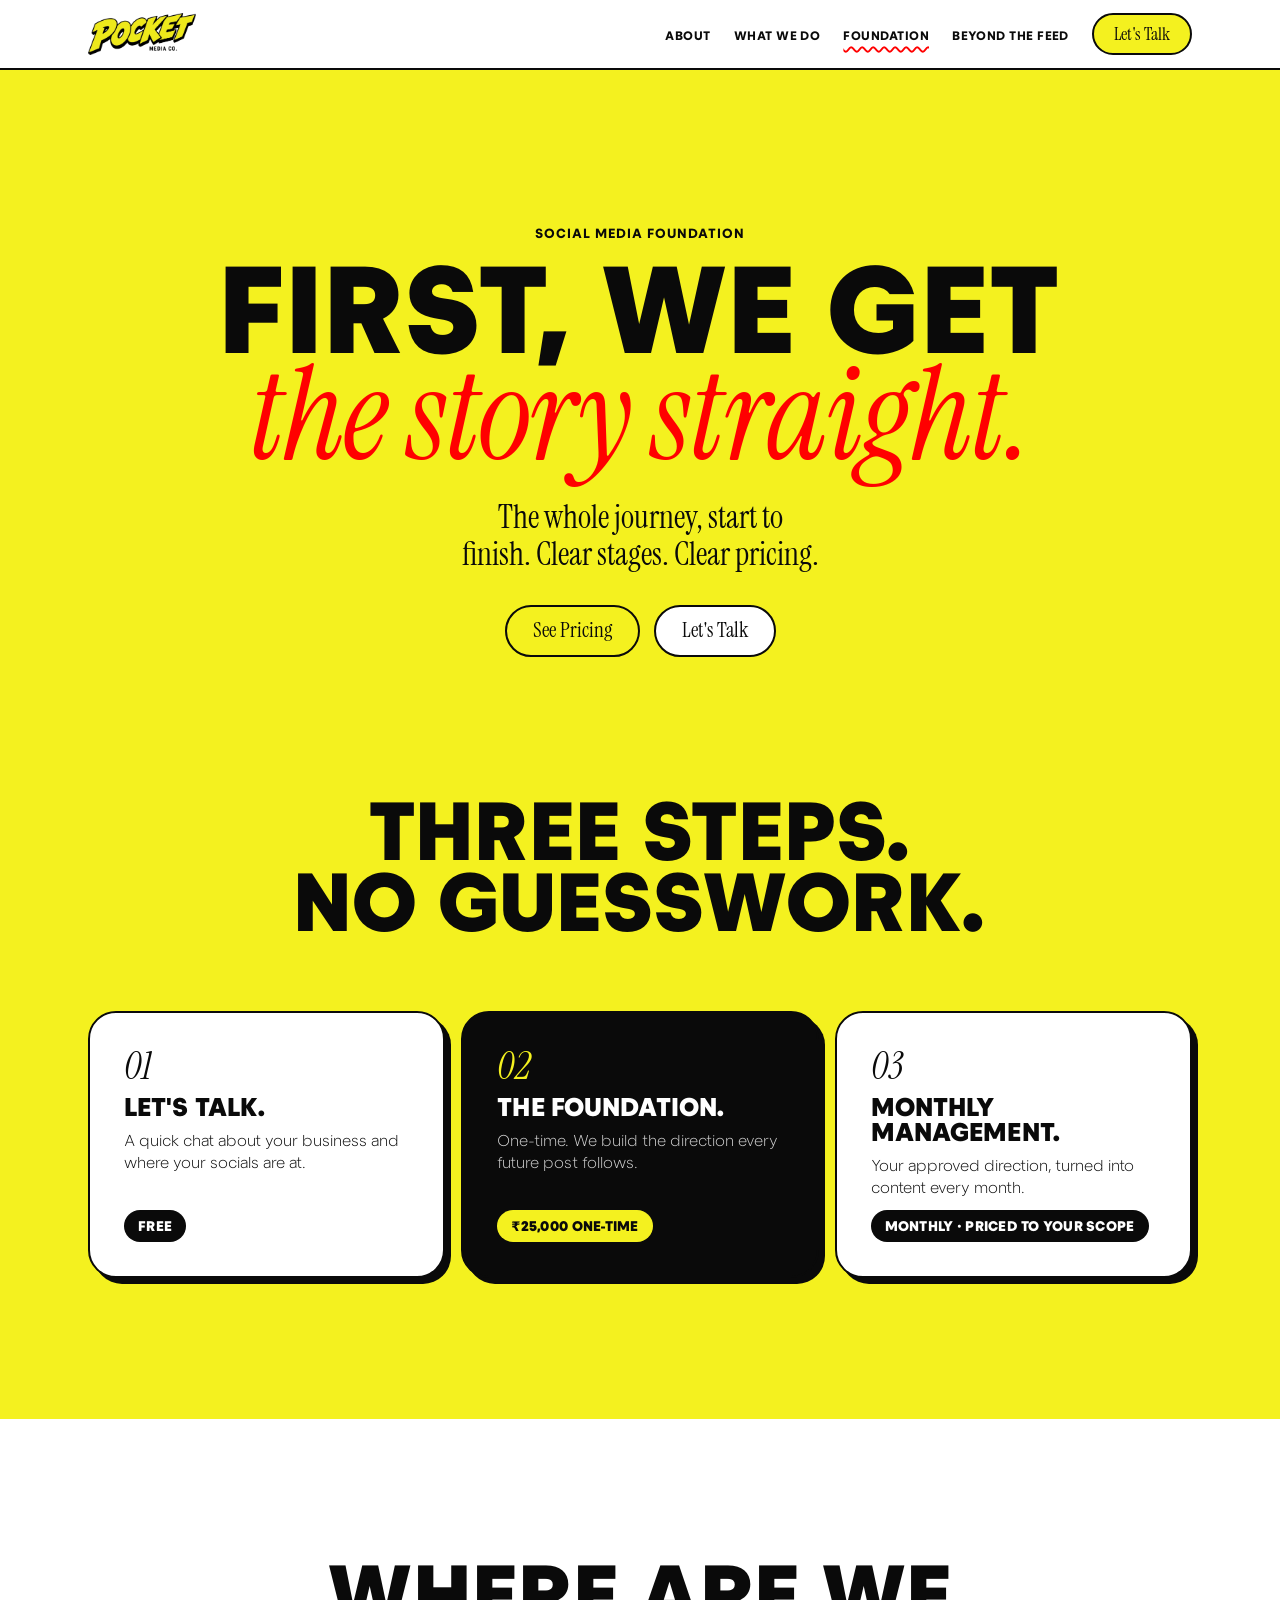
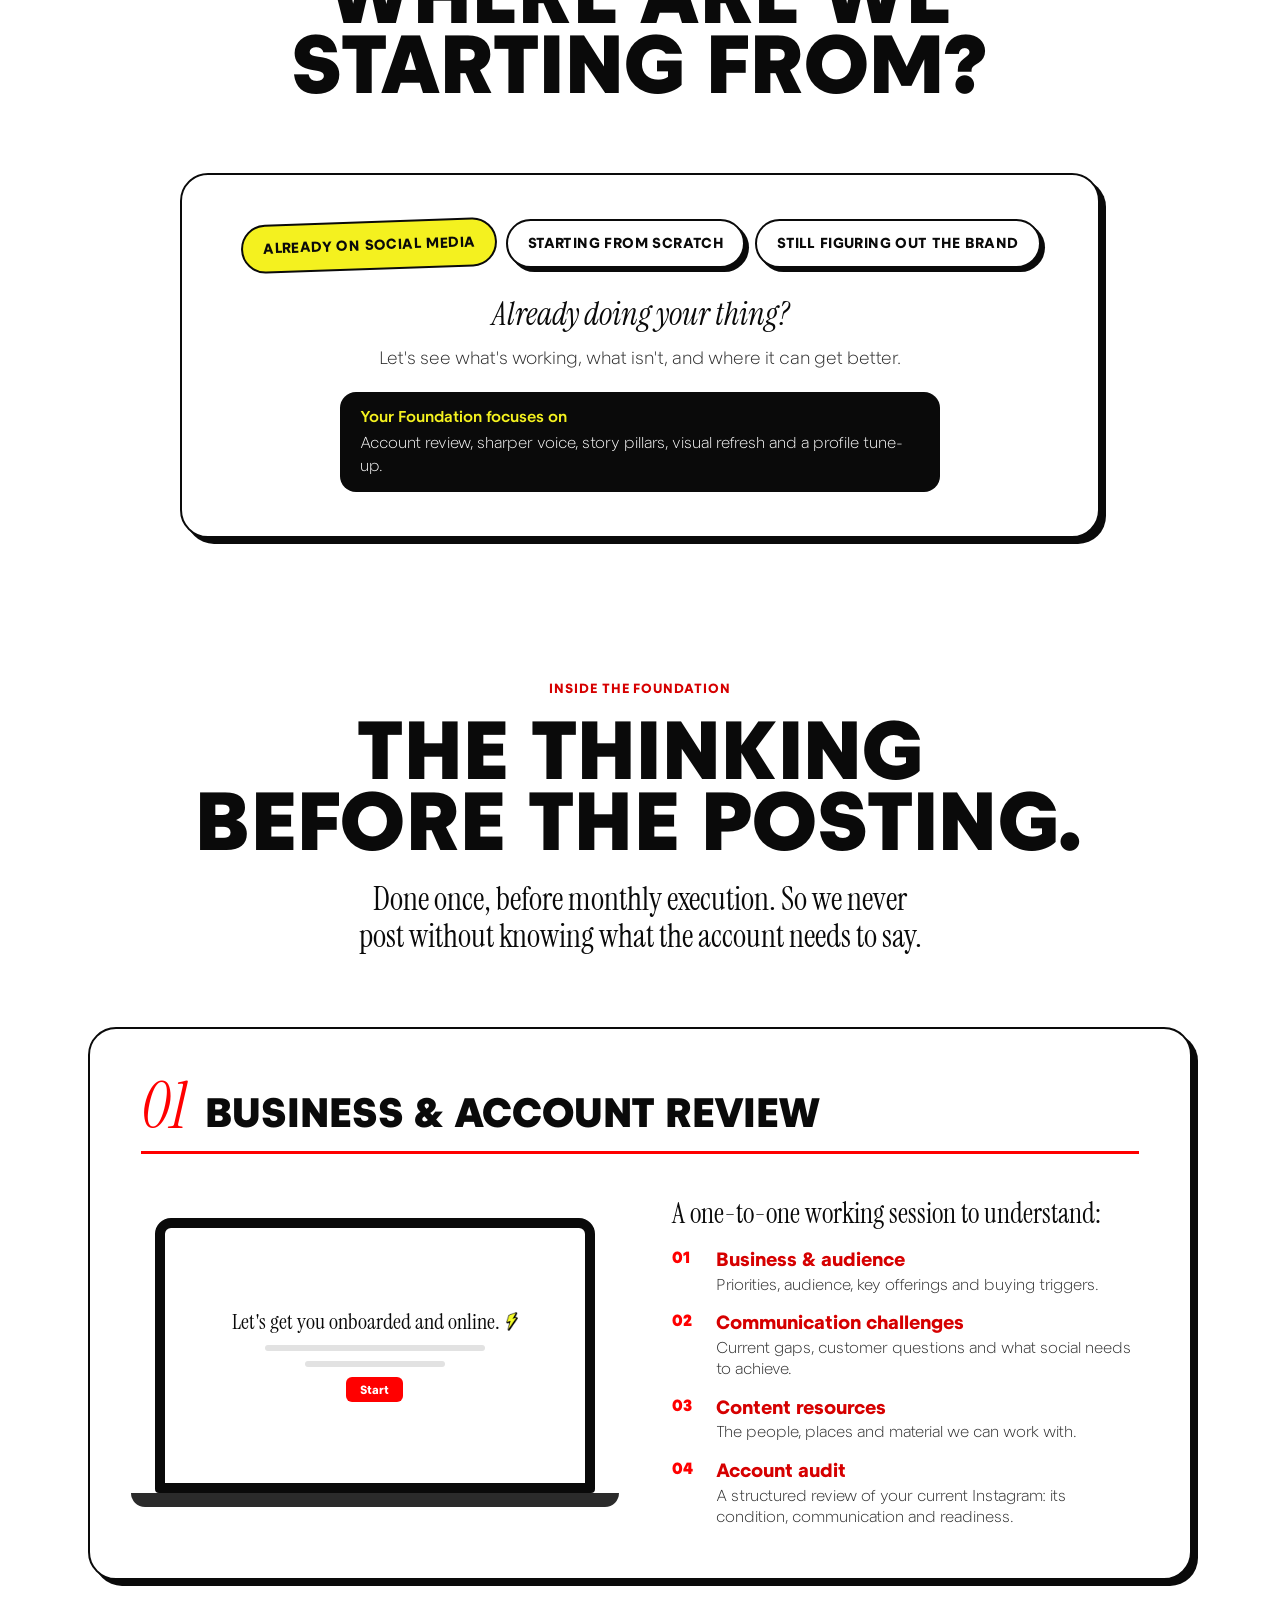
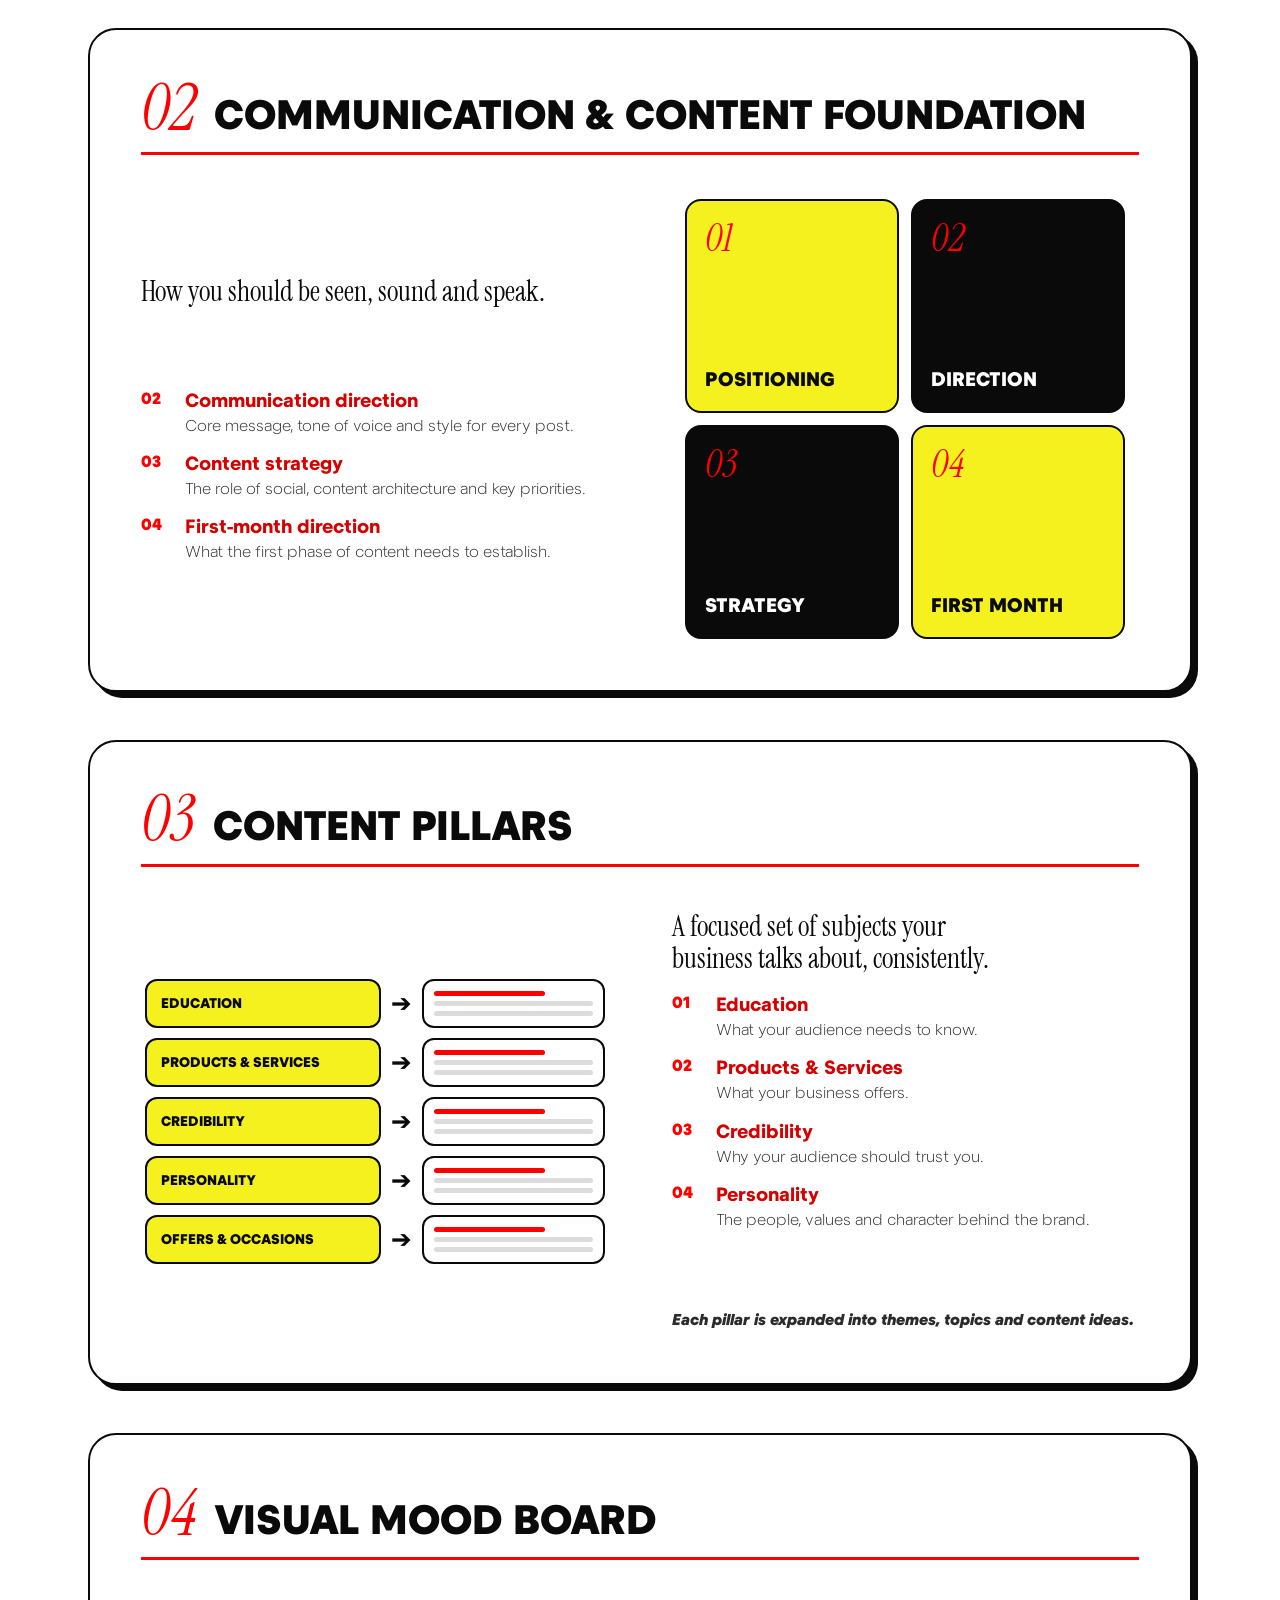
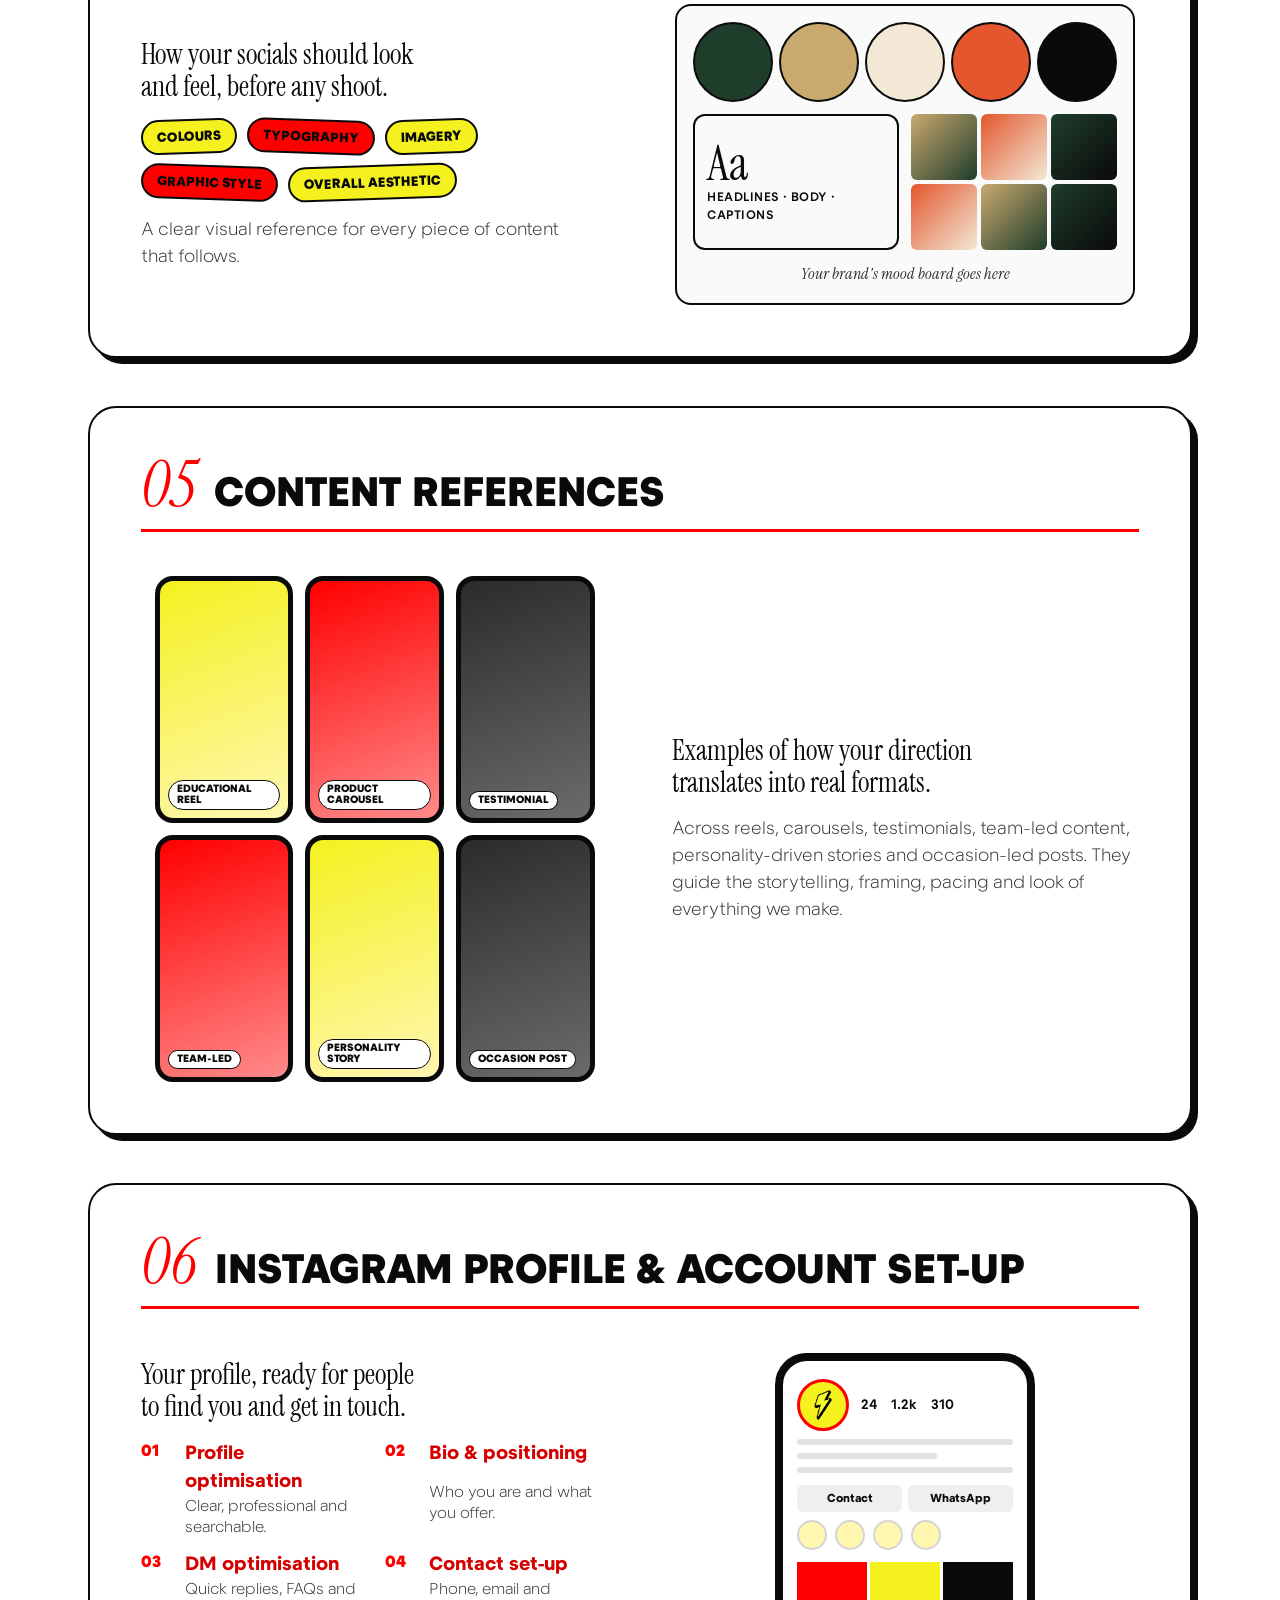
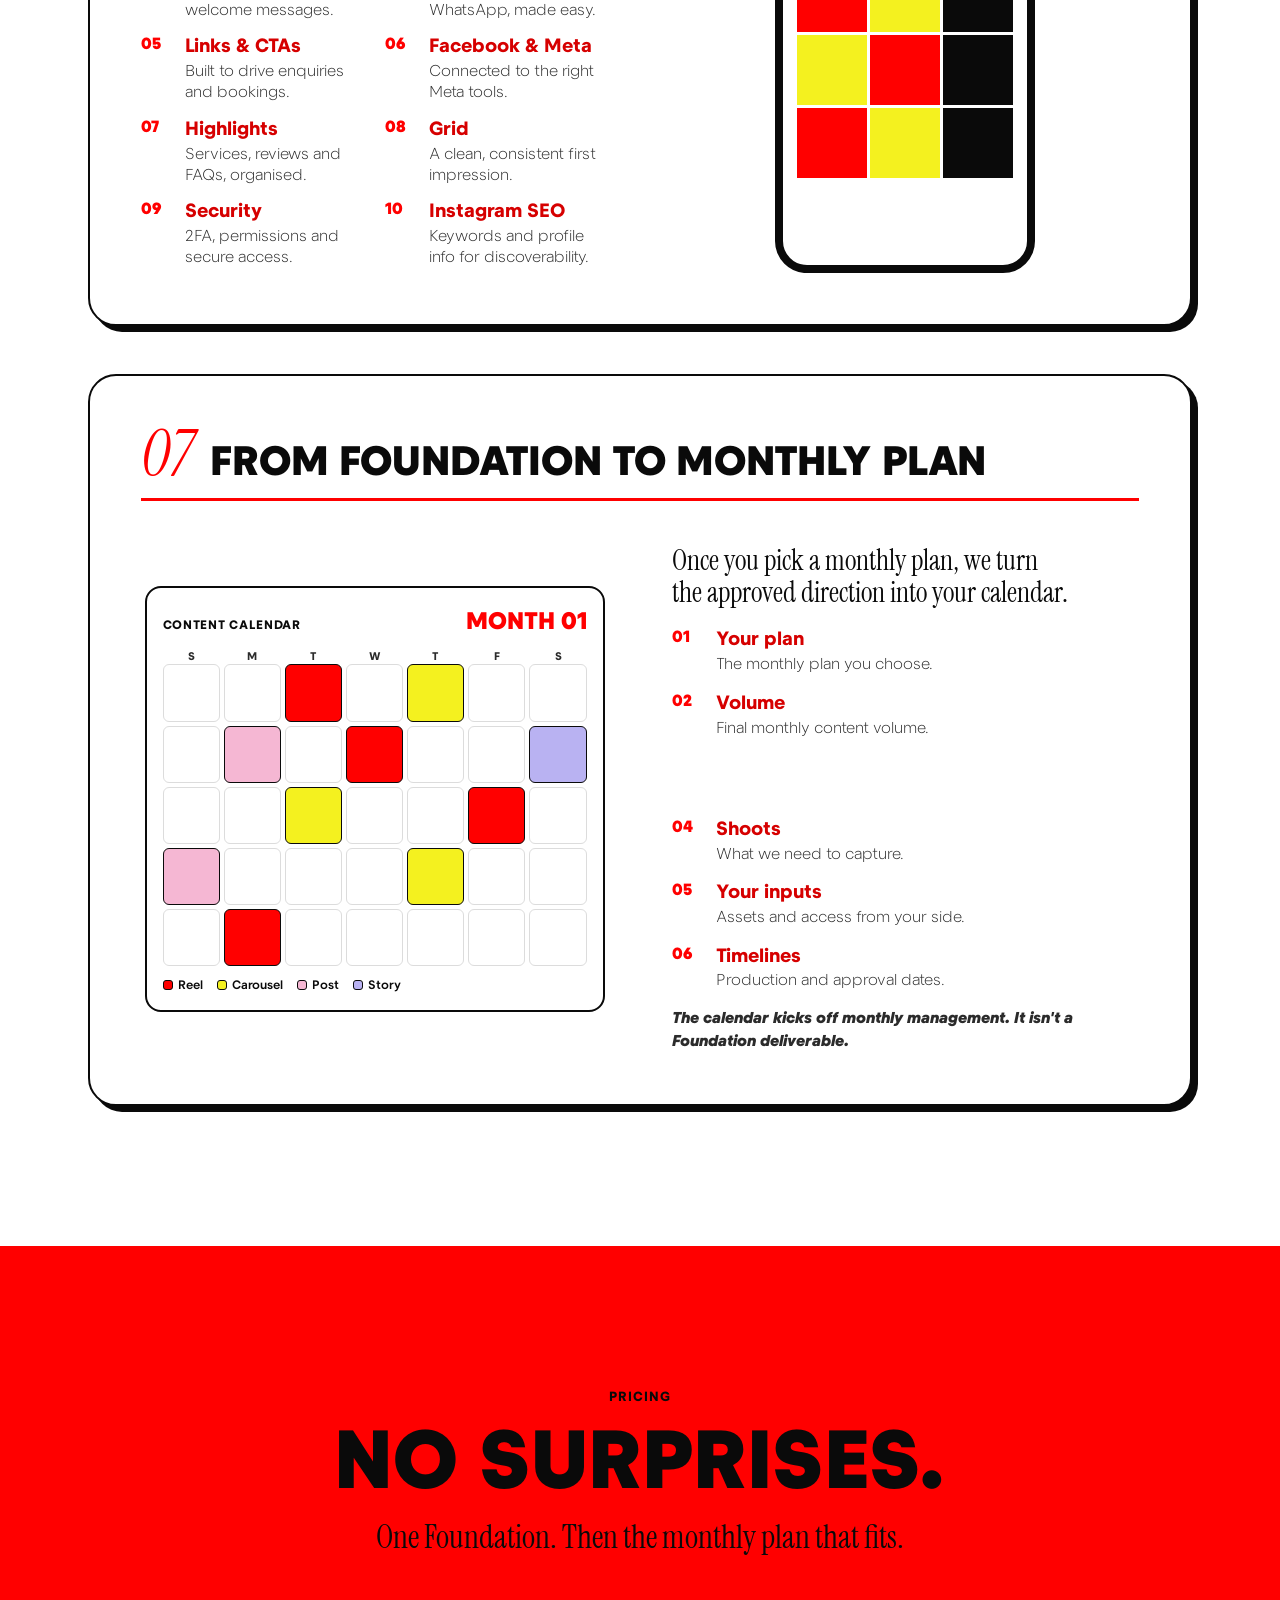
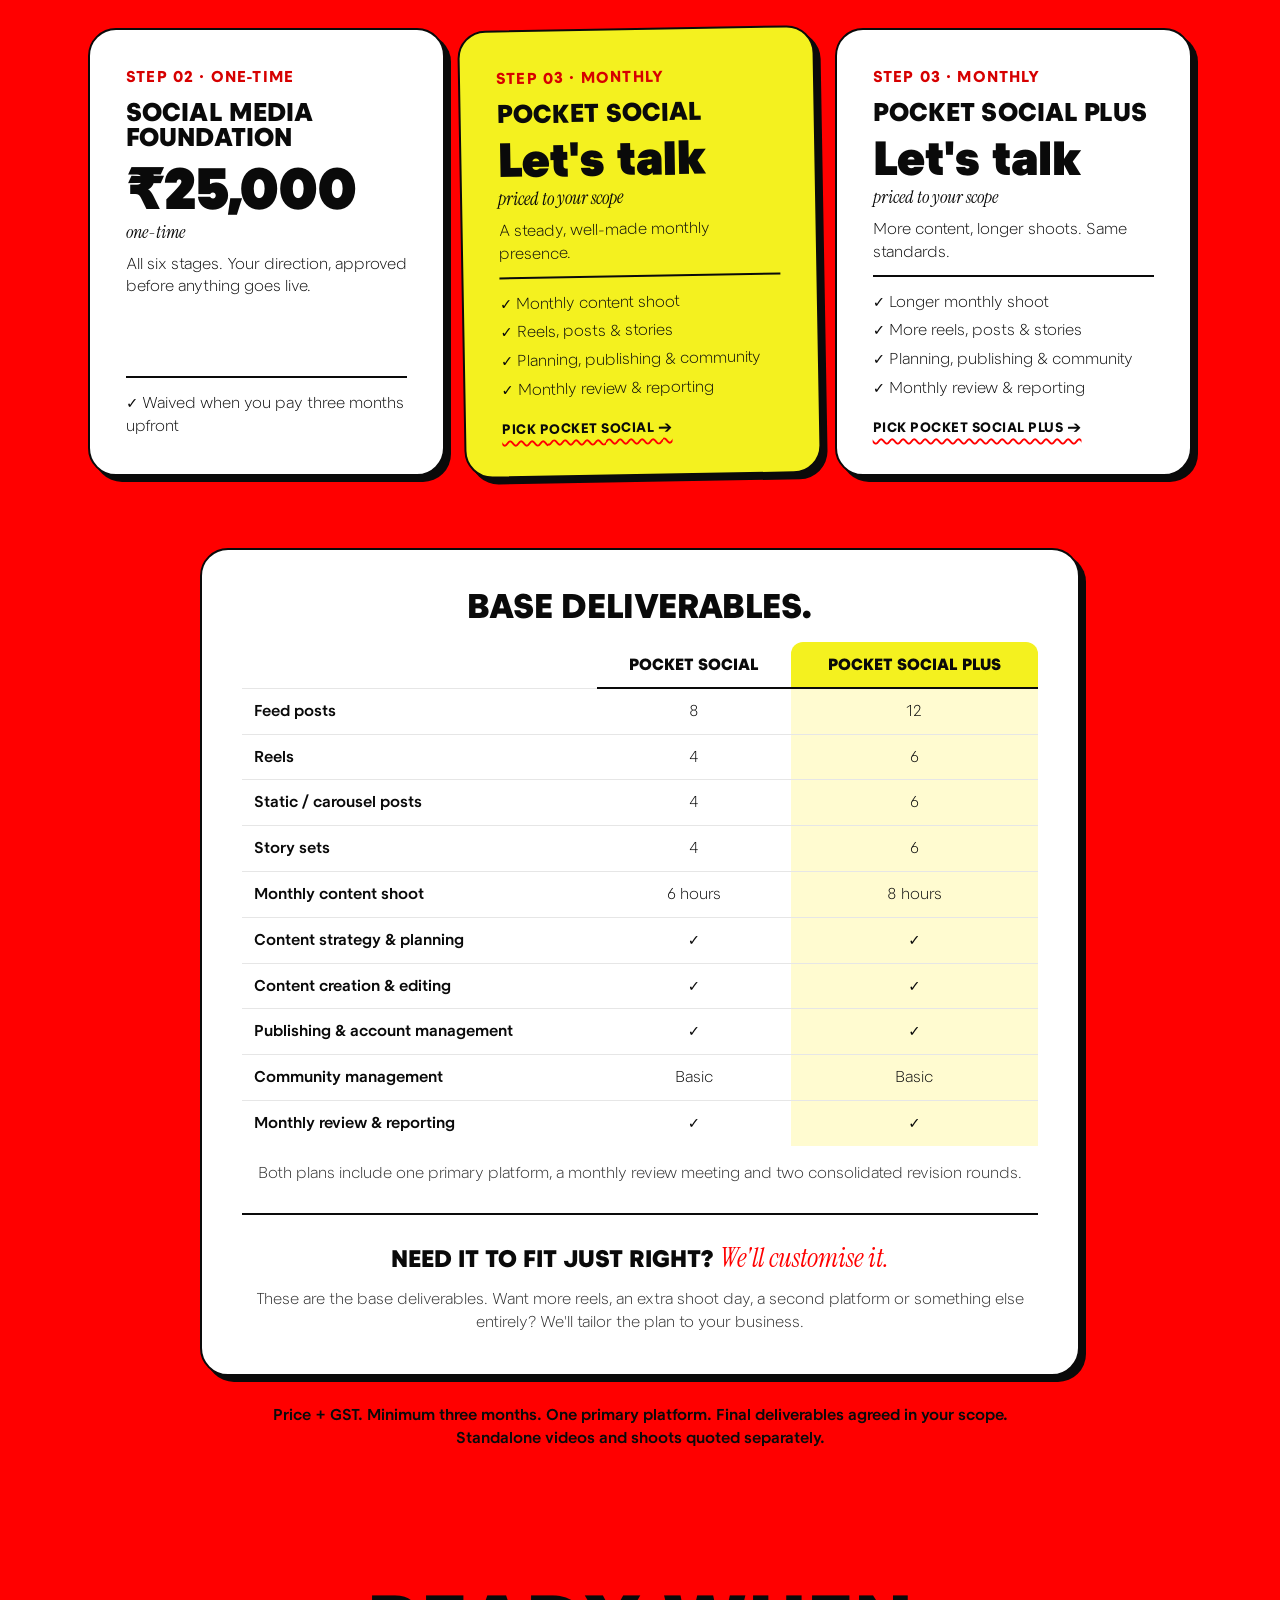
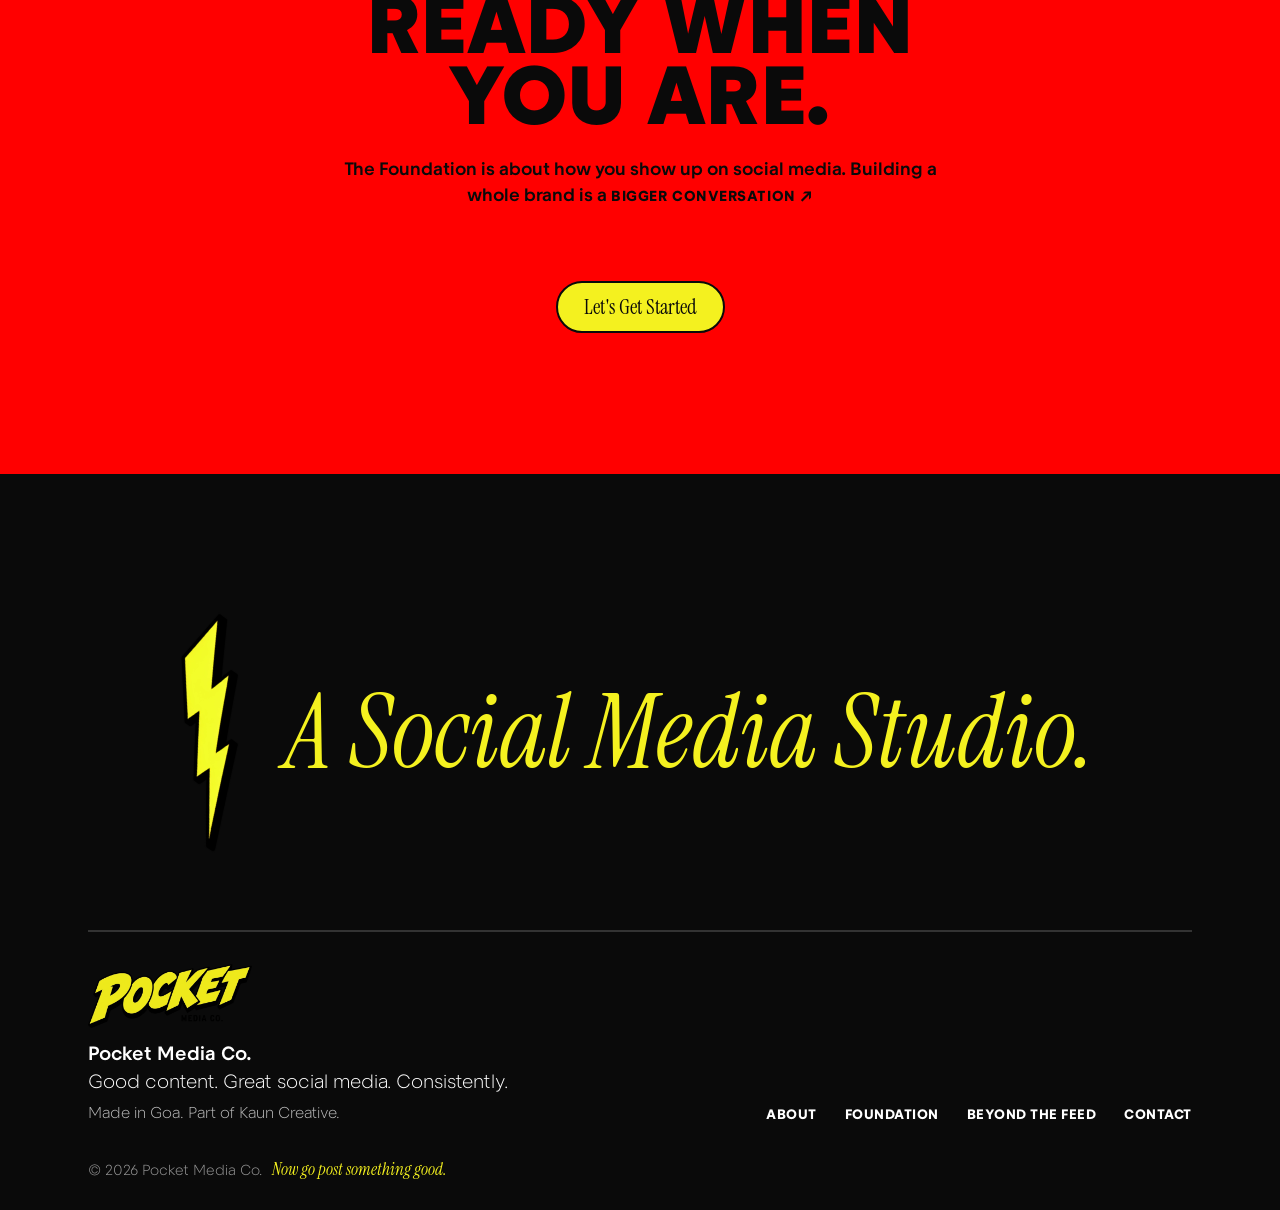
<file: foundation.html>
<!doctype html>
<html lang="en">
<head>
  <meta charset="utf-8">
  <meta name="viewport" content="width=device-width, initial-scale=1">
  <title>Social Media Foundation | Pocket Media Co.</title>
  <meta name="description" content="How working with Pocket Media Co. works, start to finish: the Social Media Foundation, monthly management and pricing.">
  <meta name="theme-color" content="#ff0000">

  <meta property="og:type" content="website">
  <meta property="og:title" content="Social Media Foundation | Pocket Media Co.">
  <meta property="og:description" content="First, we get the story straight. Clear stages, clear pricing.">
  <!-- Social previews need an absolute image URL once the domain is live, e.g. https://yourdomain/assets/img/og-image.jpg -->
  <meta property="og:image" content="assets/img/og-image.jpg">
  <meta property="og:image:width" content="1200">
  <meta property="og:image:height" content="630">
  <meta property="og:image:alt" content="Pocket Media Co. A Social Media Studio.">
  <meta property="og:site_name" content="Pocket Media Co.">
  <meta property="og:locale" content="en_IN">
  <meta name="twitter:card" content="summary_large_image">

  <link rel="icon" type="image/png" href="assets/img/favicon.png">
  <link rel="apple-touch-icon" href="assets/img/apple-touch-icon.png">

  <link rel="preconnect" href="https://fonts.googleapis.com">
  <link rel="preconnect" href="https://fonts.gstatic.com" crossorigin>
  <link href="https://fonts.googleapis.com/css2?family=Instrument+Serif:ital@0;1&display=swap" rel="stylesheet">
  <link rel="preload" href="assets/fonts/stupid-sans-black.woff2" as="font" type="font/woff2" crossorigin>
  <link rel="preload" href="assets/fonts/stupid-sans-regular.woff2" as="font" type="font/woff2" crossorigin>
  <link rel="stylesheet" href="styles.css">
  <script>document.documentElement.classList.add("js")</script>
</head>
<body>
  <a class="skip-link" href="#main">Skip to content</a>

  <!-- ============ HEADER / NAV ============ -->
  <header class="site-header" id="top">
    <div class="container header-inner">
      <a class="brand" href="index.html" aria-label="Pocket Media Co. home">
        <img src="assets/img/logo.webp" alt="Pocket Media Co." width="1200" height="468">
      </a>
      <button class="nav-toggle" aria-expanded="false" aria-controls="site-nav">
        <span class="nav-toggle-bar"></span>
        <span class="visually-hidden">Menu</span>
      </button>
      <nav class="site-nav" id="site-nav" aria-label="Main">
        <ul>
          <li><a href="index.html#about">About</a></li>
          <li><a href="index.html#services">What We Do</a></li>
          <li><a href="foundation.html" aria-current="page">Foundation</a></li>
          <li><a href="beyond-the-feed.html">Beyond the Feed</a></li>
          <li><a class="pill pill-solid" href="index.html#contact" data-track="cta_nav_lets_talk">Let's Talk</a></li>
        </ul>
      </nav>
    </div>
  </header>

  <main id="main">

    <section class="s s--yellow page-hero" aria-labelledby="f-title">
      <div class="container">
        <p class="eyebrow">Social Media Foundation</p>
        <h1 id="f-title" class="h1">First, we get <em class="accent">the story straight.</em></h1>
        <p class="lead">The whole journey, start to finish. Clear stages. Clear pricing.</p>
        <div class="btn-row"><a class="pill pill-solid" href="#pricing">See Pricing</a><a class="pill" href="index.html?want=socials#contact" data-track="cta_f_hero_talk">Let's Talk</a></div>
      </div>
    </section>

    <!-- Journey overview -->
    <section class="s s--yellow s--flush" aria-labelledby="journey-title">
      <div class="container">
        <div class="head"><h2 id="journey-title" class="h2">Three steps. No guesswork.</h2></div>
        <ol class="journey">
          <li><span class="j-num">01</span><h3 class="h3">Let's talk.</h3><p>A quick chat about your business and where your socials are at.</p><span class="tag">Free</span></li>
          <li><span class="j-num">02</span><h3 class="h3">The Foundation.</h3><p>One-time. We build the direction every future post follows.</p><span class="tag">₹25,000 one-time</span></li>
          <li><span class="j-num">03</span><h3 class="h3">Monthly management.</h3><p>Your approved direction, turned into content every month.</p><span class="tag">Monthly · priced to your scope</span></li>
        </ol>
      </div>
    </section>

    <!-- Starting point -->
    <section class="s" aria-labelledby="start-title">
      <div class="container">
        <div class="head"><h2 id="start-title" class="h2">Where are we starting from?</h2></div>
        <!-- Informational only: nothing is submitted -->
        <div class="explorer">
          <div class="tabs" role="tablist" aria-label="Where are we starting from?">
            <button class="tab" type="button" role="tab" id="tab-active" aria-controls="panel-active" aria-selected="true" tabindex="0">Already on social media</button>
            <button class="tab" type="button" role="tab" id="tab-scratch" aria-controls="panel-scratch" aria-selected="false" tabindex="-1">Starting from scratch</button>
            <button class="tab" type="button" role="tab" id="tab-figuring" aria-controls="panel-figuring" aria-selected="false" tabindex="-1">Still figuring out the brand</button>
          </div>
          <div class="panel" role="tabpanel" id="panel-active" aria-labelledby="tab-active">
            <p class="lead">Already doing your thing?</p>
            <p class="body">Let's see what's working, what isn't, and where it can get better.</p>
            <p class="focus"><strong>Your Foundation focuses on</strong>Account review, sharper voice, story pillars, visual refresh and a profile tune-up.</p>
          </div>
          <div class="panel" role="tabpanel" id="panel-scratch" aria-labelledby="tab-scratch" hidden>
            <p class="lead">Starting from scratch?</p>
            <p class="body">New business? First Instagram page? Welcome to the internet.</p>
            <p class="focus"><strong>Your Foundation focuses on</strong>Your voice, story pillars, look and feel, profile set-up and launch direction.</p>
          </div>
          <div class="panel" role="tabpanel" id="panel-figuring" aria-labelledby="tab-figuring" hidden>
            <p class="lead">Still figuring things out?</p>
            <p class="body">That might take more than a content calendar.</p>
            <p class="focus"><strong>Your Foundation focuses on</strong>What needs sorting first, and whether a brand strategy conversation comes before the posting.</p>
          </div>
        </div>
      </div>
    </section>

    <!-- Foundation, slide by slide (mirrors the Social Media Foundation deck) -->
    <section class="s s--flush" id="stages" aria-labelledby="stages-title">
      <div class="container">
        <div class="head">
          <p class="eyebrow">Inside the Foundation</p>
          <h2 id="stages-title" class="h2">The thinking before the posting.</h2>
          <p class="lead">Done once, before monthly execution. So we never post without knowing what the account needs to say.</p>
        </div>
        <div class="slides">
        <article class="slide" aria-labelledby="sl-01">
          <header class="slide-head"><span class="slide-num">01</span><h3 class="slide-title" id="sl-01">Business &amp; account review</h3></header>
          <div class="slide-body">
            <div class="slide-visual" aria-hidden="true">
              <div class="laptop">
                <div class="laptop-screen">
                  <p class="mock-h">Let's get you onboarded and online. <img src="assets/img/bolt-3.webp" alt=""></p>
                  <span class="mock-line"></span><span class="mock-line short"></span>
                  <span class="mock-btn">Start</span>
                </div>
                <div class="laptop-base"></div>
              </div>
            </div>
            <div class="slide-copy">
              <p class="lead">A one-to-one working session to understand:</p>
              <ol class="numlist">
                <li><strong>Business &amp; audience</strong><span>Priorities, audience, key offerings and buying triggers.</span></li>
                <li><strong>Communication challenges</strong><span>Current gaps, customer questions and what social needs to achieve.</span></li>
                <li><strong>Content resources</strong><span>The people, places and material we can work with.</span></li>
                <li><strong>Account audit</strong><span>A structured review of your current Instagram: its condition, communication and readiness.</span></li>
              </ol>
            </div>
          </div>
        </article>
        <article class="slide slide-flip" aria-labelledby="sl-02">
          <header class="slide-head"><span class="slide-num">02</span><h3 class="slide-title" id="sl-02">Communication &amp; content foundation</h3></header>
          <div class="slide-body">
            <div class="slide-visual" aria-hidden="true">
              <div class="quad">
                <div><b>01</b><span>Positioning</span></div>
                <div><b>02</b><span>Direction</span></div>
                <div><b>03</b><span>Strategy</span></div>
                <div><b>04</b><span>First month</span></div>
              </div>
            </div>
            <div class="slide-copy">
              <p class="lead">How you should be seen, sound and speak.</p>
              <ol class="numlist">
                <li><strong>Positioning</strong><span>How the brand should be perceived on social media.</span></li>
                <li><strong>Communication direction</strong><span>Core message, tone of voice and style for every post.</span></li>
                <li><strong>Content strategy</strong><span>The role of social, content architecture and key priorities.</span></li>
                <li><strong>First-month direction</strong><span>What the first phase of content needs to establish.</span></li>
              </ol>
            </div>
          </div>
        </article>
        <article class="slide" aria-labelledby="sl-03">
          <header class="slide-head"><span class="slide-num">03</span><h3 class="slide-title" id="sl-03">Content pillars</h3></header>
          <div class="slide-body">
            <div class="slide-visual" aria-hidden="true">
              <div class="pillars">
                <div class="pillar"><span class="pillar-name">Education</span><span class="pillar-arrow">→</span><span class="pillar-chips"><i></i><i></i><i></i></span></div>
                <div class="pillar"><span class="pillar-name">Products &amp; Services</span><span class="pillar-arrow">→</span><span class="pillar-chips"><i></i><i></i><i></i></span></div>
                <div class="pillar"><span class="pillar-name">Credibility</span><span class="pillar-arrow">→</span><span class="pillar-chips"><i></i><i></i><i></i></span></div>
                <div class="pillar"><span class="pillar-name">Personality</span><span class="pillar-arrow">→</span><span class="pillar-chips"><i></i><i></i><i></i></span></div>
                <div class="pillar"><span class="pillar-name">Offers &amp; Occasions</span><span class="pillar-arrow">→</span><span class="pillar-chips"><i></i><i></i><i></i></span></div>
              </div>
            </div>
            <div class="slide-copy">
              <p class="lead">A focused set of subjects your business talks about, consistently.</p>
              <ol class="numlist">
                <li><strong>Education</strong><span>What your audience needs to know.</span></li>
                <li><strong>Products &amp; Services</strong><span>What your business offers.</span></li>
                <li><strong>Credibility</strong><span>Why your audience should trust you.</span></li>
                <li><strong>Personality</strong><span>The people, values and character behind the brand.</span></li>
                <li><strong>Offers &amp; Occasions</strong><span>Promotions, launches, events and moments.</span></li>
              </ol>
              <p class="slide-note">Each pillar is expanded into themes, topics and content ideas.</p>
            </div>
          </div>
        </article>
        <article class="slide slide-flip" aria-labelledby="sl-04">
          <header class="slide-head"><span class="slide-num">04</span><h3 class="slide-title" id="sl-04">Visual mood board</h3></header>
          <div class="slide-body">
            <div class="slide-visual" aria-hidden="true">
              <div class="board">
                <div class="board-swatches"><i style="background:#1f3d2b"></i><i style="background:#c9a96e"></i><i style="background:#f2e8d5"></i><i style="background:#e4572e"></i><i style="background:#0a0a0a"></i></div>
                <div class="board-type"><span class="bt-big">Aa</span><span class="bt-small">Headlines · Body · Captions</span></div>
                <div class="board-grid"><i></i><i></i><i></i><i></i><i></i><i></i></div>
                <p class="board-label">Your brand's mood board goes here</p>
              </div>
            </div>
            <div class="slide-copy">
              <p class="lead">How your socials should look and feel, before any shoot.</p>
              <ul class="stickers stickers--small" style="justify-content:flex-start"><li>Colours</li><li>Typography</li><li>Imagery</li><li>Graphic style</li><li>Overall aesthetic</li></ul>
              <p class="body" style="margin-top:16px">A clear visual reference for every piece of content that follows.</p>
            </div>
          </div>
        </article>
        <article class="slide" aria-labelledby="sl-05">
          <header class="slide-head"><span class="slide-num">05</span><h3 class="slide-title" id="sl-05">Content references</h3></header>
          <div class="slide-body">
            <div class="slide-visual" aria-hidden="true">
              <div class="phones">
                <div class="phone-sm"><span class="phone-tag">Educational reel</span></div>
                <div class="phone-sm"><span class="phone-tag">Product carousel</span></div>
                <div class="phone-sm"><span class="phone-tag">Testimonial</span></div>
                <div class="phone-sm"><span class="phone-tag">Team-led</span></div>
                <div class="phone-sm"><span class="phone-tag">Personality story</span></div>
                <div class="phone-sm"><span class="phone-tag">Occasion post</span></div>
              </div>
            </div>
            <div class="slide-copy">
              <p class="lead">Examples of how your direction translates into real formats.</p>
              <p class="body">Across reels, carousels, testimonials, team-led content, personality-driven stories and occasion-led posts. They guide the storytelling, framing, pacing and look of everything we make.</p>
            </div>
          </div>
        </article>
        <article class="slide slide-flip" aria-labelledby="sl-06">
          <header class="slide-head"><span class="slide-num">06</span><h3 class="slide-title" id="sl-06">Instagram profile &amp; account set-up</h3></header>
          <div class="slide-body">
            <div class="slide-visual" aria-hidden="true">
              <div class="phone">
                <div class="ig-top"><span class="ig-avatar"></span><span class="ig-stats"><b>24</b><b>1.2k</b><b>310</b></span></div>
                <span class="mock-line"></span><span class="mock-line short"></span><span class="mock-line"></span>
                <div class="ig-btns"><span>Contact</span><span>WhatsApp</span></div>
                <div class="ig-hl"><i></i><i></i><i></i><i></i></div>
                <div class="ig-grid"><i></i><i></i><i></i><i></i><i></i><i></i><i></i><i></i><i></i></div>
              </div>
            </div>
            <div class="slide-copy">
              <p class="lead">Your profile, ready for people to find you and get in touch.</p>
              <ol class="numlist numlist--two">
                <li><strong>Profile optimisation</strong><span>Clear, professional and searchable.</span></li>
                <li><strong>Bio &amp; positioning</strong><span>Who you are and what you offer.</span></li>
                <li><strong>DM optimisation</strong><span>Quick replies, FAQs and welcome messages.</span></li>
                <li><strong>Contact set-up</strong><span>Phone, email and WhatsApp, made easy.</span></li>
                <li><strong>Links &amp; CTAs</strong><span>Built to drive enquiries and bookings.</span></li>
                <li><strong>Facebook &amp; Meta</strong><span>Connected to the right Meta tools.</span></li>
                <li><strong>Highlights</strong><span>Services, reviews and FAQs, organised.</span></li>
                <li><strong>Grid</strong><span>A clean, consistent first impression.</span></li>
                <li><strong>Security</strong><span>2FA, permissions and secure access.</span></li>
                <li><strong>Instagram SEO</strong><span>Keywords and profile info for discoverability.</span></li>
              </ol>
            </div>
          </div>
        </article>
        <article class="slide" aria-labelledby="sl-07">
          <header class="slide-head"><span class="slide-num">07</span><h3 class="slide-title" id="sl-07">From Foundation to monthly plan</h3></header>
          <div class="slide-body">
            <div class="slide-visual" aria-hidden="true">
              <div class="cal">
                <div class="cal-head"><span>Content calendar</span><b>Month 01</b></div>
                <div class="cal-days"><span>S</span><span>M</span><span>T</span><span>W</span><span>T</span><span>F</span><span>S</span></div>
                <div class="cal-grid"><i></i><i></i><i class="c1"></i><i></i><i class="c2"></i><i></i><i></i><i></i><i class="c3"></i><i></i><i class="c1"></i><i></i><i></i><i class="c4"></i><i></i><i></i><i class="c2"></i><i></i><i></i><i class="c1"></i><i></i><i class="c3"></i><i></i><i></i><i></i><i class="c2"></i><i></i><i></i><i></i><i class="c1"></i><i></i><i></i><i></i><i></i><i></i></div>
                <div class="cal-key"><span class="c1">Reel</span><span class="c2">Carousel</span><span class="c3">Post</span><span class="c4">Story</span></div>
              </div>
            </div>
            <div class="slide-copy">
              <p class="lead">Once you pick a monthly plan, we turn the approved direction into your calendar.</p>
              <ol class="numlist">
                <li><strong>Your plan</strong><span>The monthly plan you choose.</span></li>
                <li><strong>Volume</strong><span>Final monthly content volume.</span></li>
                <li><strong>Format mix</strong><span>Reels, statics, carousels and stories.</span></li>
                <li><strong>Shoots</strong><span>What we need to capture.</span></li>
                <li><strong>Your inputs</strong><span>Assets and access from your side.</span></li>
                <li><strong>Timelines</strong><span>Production and approval dates.</span></li>
              </ol>
              <p class="slide-note">The calendar kicks off monthly management. It isn't a Foundation deliverable.</p>
            </div>
          </div>
        </article>
        </div>
      </div>
    </section>

    <!-- Pricing -->
    <section class="s s--red" id="pricing" aria-labelledby="pricing-title">
      <div class="container">
        <div class="head">
          <p class="eyebrow">Pricing</p>
          <h2 id="pricing-title" class="h2">No surprises.</h2>
          <p class="lead">One Foundation. Then the monthly plan that fits.</p>
        </div>
        <div class="prices">
          <div class="price-card">
            <p class="price-kind">Step 02 · One-time</p>
            <h3 class="h3">Social Media Foundation</h3>
            <p class="price-amount">₹25,000<span>one-time</span></p>
            <p>All six stages. Your direction, approved before anything goes live.</p>
            <ul><li>Waived when you pay three months upfront</li></ul>
          </div>
          <div class="price-card is-featured">
            <p class="price-kind">Step 03 · Monthly</p>
            <h3 class="h3">Pocket Social</h3>
            <p class="price-amount price-amount--quote">Let's talk<span>priced to your scope</span></p>
            <p>A steady, well-made monthly presence.</p>
            <ul><li>Monthly content shoot</li><li>Reels, posts &amp; stories</li><li>Planning, publishing &amp; community</li><li>Monthly review &amp; reporting</li></ul>
            <a class="plan-link" href="index.html?want=socials&amp;plan=social#contact" data-track="cta_f_plan_social">Pick Pocket Social →</a>
          </div>
          <div class="price-card">
            <p class="price-kind">Step 03 · Monthly</p>
            <h3 class="h3">Pocket Social Plus</h3>
            <p class="price-amount price-amount--quote">Let's talk<span>priced to your scope</span></p>
            <p>More content, longer shoots. Same standards.</p>
            <ul><li>Longer monthly shoot</li><li>More reels, posts &amp; stories</li><li>Planning, publishing &amp; community</li><li>Monthly review &amp; reporting</li></ul>
            <a class="plan-link" href="index.html?want=socials&amp;plan=plus#contact" data-track="cta_f_plan_plus">Pick Pocket Social Plus →</a>
          </div>
        </div>

        <!-- Base deliverables per plan (no prices here: they sit on the cards above). Final scope is agreed per client. -->
        <div class="plan-compare" id="plans">
          <h3 class="plan-compare-title">Base deliverables.</h3>
          <div class="plan-table-wrap">
            <table class="plan-table">
              <caption class="visually-hidden">Pocket Social and Pocket Social Plus compared</caption>
              <thead>
                <tr><td></td><th scope="col">Pocket Social</th><th scope="col" class="is-plus">Pocket Social Plus</th></tr>
              </thead>
              <tbody>
                <tr><th scope="row">Feed posts</th><td>8</td><td class="is-plus">12</td></tr>
                <tr><th scope="row">Reels</th><td>4</td><td class="is-plus">6</td></tr>
                <tr><th scope="row">Static / carousel posts</th><td>4</td><td class="is-plus">6</td></tr>
                <tr><th scope="row">Story sets</th><td>4</td><td class="is-plus">6</td></tr>
                <tr><th scope="row">Monthly content shoot</th><td>6 hours</td><td class="is-plus">8 hours</td></tr>
                <tr><th scope="row">Content strategy &amp; planning</th><td>✓</td><td class="is-plus">✓</td></tr>
                <tr><th scope="row">Content creation &amp; editing</th><td>✓</td><td class="is-plus">✓</td></tr>
                <tr><th scope="row">Publishing &amp; account management</th><td>✓</td><td class="is-plus">✓</td></tr>
                <tr><th scope="row">Community management</th><td>Basic</td><td class="is-plus">Basic</td></tr>
                <tr><th scope="row">Monthly review &amp; reporting</th><td>✓</td><td class="is-plus">✓</td></tr>
              </tbody>
            </table>
          </div>
          <p class="plan-note">Both plans include one primary platform, a monthly review meeting and two consolidated revision rounds.</p>
          <!-- CUSTOMISE: plans are the base; scope can be tailored. Keep in sync with the form option in index.html. -->
          <div class="addons">
            <h4 class="addons-title">Need it to fit just right? <em>We'll customise it.</em></h4>
            <p class="plan-note">These are the base deliverables. Want more reels, an extra shoot day, a second platform or something else entirely? We'll tailor the plan to your business.</p>
          </div>
        </div>
        <p class="fine">Price + GST. Minimum three months. One primary platform. Final deliverables agreed in your scope. Standalone videos and shoots quoted separately.</p>
      </div>
    </section>

    <!-- Boundary + CTA -->
    <section class="s s--red s--flush" aria-labelledby="f-cta-title">
      <div class="container">
        <div class="head" style="margin-bottom:0">
          <h2 id="f-cta-title" class="h2">Ready when you are.</h2>
          <p class="body">The Foundation is about how you show up on social media. Building a whole brand is a <a class="text-link" href="beyond-the-feed.html">bigger conversation ↗</a></p>
          <div class="btn-row after-cta"><a class="pill pill-solid" href="index.html?want=socials#contact" data-track="cta_f_get_started">Let's Get Started</a></div>
        </div>
      </div>
    </section>
  </main>

  <!-- ============ FOOTER ============ -->
  <footer class="site-footer">
    <div class="container">
      <div class="footer-sign">
        <img class="footer-bolt" src="assets/img/bolt-6.webp" alt="" aria-hidden="true">
        <p class="footer-script">A Social Media Studio.</p>
      </div>
      <div class="footer-cols">
        <div>
          <a class="footer-logo" href="index.html" aria-label="Back to top">
            <img src="assets/img/logo.webp" alt="Pocket Media Co." width="1200" height="468" loading="lazy">
          </a>
          <p class="footer-id"><strong>Pocket Media Co.</strong><br>Good content. Great social media. Consistently.</p>
          <p class="footer-muted">Made in Goa. Part of Kaun Creative.</p>
        </div>
        <nav class="footer-nav" aria-label="Footer">
          <a href="index.html#about">About</a>
          <a href="foundation.html">Foundation</a>
          <a href="beyond-the-feed.html">Beyond the Feed</a>
          <a href="index.html#contact">Contact</a>
        </nav>
      </div>
      <p class="footer-base">© <span id="year">2026</span> Pocket Media Co. <span class="footer-wink">Now go post something good.</span></p>
    </div>
  </footer>

  <script src="script.js" defer></script>
</body>
</html>
</file>
<file: styles.css>
/* =========================================================
   Pocket Media Co. — A Social Media Studio
   One design system for all pages ("Poster Pop").

   Brand:   red #FF0000 · yellow #F4F11F · black · white
   Type:    Stupid Sans (primary, supplied — TRIAL files: buy the
            web licence before launch) · Instrument Serif (italic replies)
   Rules:   sans shouts, serif replies · sections meet with straight
            edges · outlined cards share one hard black shadow ·
            red sections carry the drifting yellow wave pattern.

   Contents
     1. Fonts & tokens          6. Home: Who, FAQ, contact
     2. Base & layout           7. Footer
     3. Type & components       8. Foundation page
     4. Header                  9. Beyond the Feed page
     5. Home: hero → Foundation 10. Motion
   ========================================================= */

/* ---------- 1. Fonts & tokens ---------- */
@font-face { font-family: "Stupid Sans"; src: url("assets/fonts/stupid-sans-regular.woff2") format("woff2"); font-weight: 400; font-style: normal; font-display: swap; }
@font-face { font-family: "Stupid Sans"; src: url("assets/fonts/stupid-sans-medium.woff2") format("woff2"); font-weight: 500; font-style: normal; font-display: swap; }
@font-face { font-family: "Stupid Sans"; src: url("assets/fonts/stupid-sans-bold.woff2") format("woff2"); font-weight: 700; font-style: normal; font-display: swap; }
@font-face { font-family: "Stupid Sans"; src: url("assets/fonts/stupid-sans-extrabold.woff2") format("woff2"); font-weight: 800; font-style: normal; font-display: swap; }
@font-face { font-family: "Stupid Sans"; src: url("assets/fonts/stupid-sans-black.woff2") format("woff2"); font-weight: 900; font-style: normal; font-display: swap; }
@font-face { font-family: "Stupid Sans"; src: url("assets/fonts/stupid-sans-extrablack.woff2") format("woff2"); font-weight: 1000; font-style: normal; font-display: swap; }
@font-face { font-family: "Stupid Sans"; src: url("assets/fonts/stupid-sans-blackoblique.woff2") format("woff2"); font-weight: 900; font-style: italic; font-display: swap; }

:root {
  --red: #ff0000;
  --red-deep: #d60000;
  --yellow: #f4f11f;
  --black: #0a0a0a;
  --white: #ffffff;
  --ink-soft: #2b2b2b;
  --line: #e6e6e6;

  --sans: "Stupid Sans", system-ui, -apple-system, "Segoe UI", sans-serif;
  --serif: "Instrument Serif", Georgia, "Times New Roman", serif;

  --fs-h1: clamp(3.2rem, min(12vw, 15vh), 11rem);
  --fs-h2: clamp(2.3rem, 6vw, 5rem);
  --fs-h3: clamp(1.15rem, 2vw, 1.5rem);
  --fs-lead: clamp(1.4rem, 2.5vw, 2.05rem);
  --fs-body: clamp(1.05rem, 1.25vw, 1.15rem);
  --fs-small: 0.92rem;
  --fs-eyebrow: 0.78rem;

  --gutter: clamp(16px, 4vw, 48px);
  --section-y: clamp(88px, 11vw, 152px);
  --head-gap: clamp(40px, 6vw, 72px);
  --wide: 1200px;
  --narrow: 760px;

  --radius: 28px;
  --radius-sm: 16px;
  --stroke: 2.5px solid var(--black);
  --shadow: 6px 6px 0 var(--black);
  --shadow-sm: 4px 4px 0 var(--black);
  --header-h: 68px;
}

/* ---------- 2. Base & layout ---------- */
*, *::before, *::after { box-sizing: border-box; }
html { scroll-behavior: smooth; scroll-padding-top: var(--header-h); }
body { margin: 0; font-family: var(--sans); font-size: 18px; line-height: 1.55; color: var(--black); background: var(--white); -webkit-font-smoothing: antialiased; overflow-x: hidden; }
img, video { display: block; max-width: 100%; height: auto; }
h1, h2, h3, h4, p, ul, ol { margin: 0; }
ul, ol { padding: 0; list-style: none; }
a { color: inherit; }
button { font: inherit; color: inherit; }

.visually-hidden { position: absolute !important; width: 1px; height: 1px; overflow: hidden; clip: rect(0 0 0 0); white-space: nowrap; }
.skip-link { position: absolute; left: 16px; top: -60px; z-index: 100; background: var(--yellow); padding: 10px 16px; font-weight: 700; border: var(--stroke); border-radius: 999px; }
.skip-link:focus { top: 12px; }
:focus-visible { outline: 3px solid var(--black); outline-offset: 3px; }
.s--black :focus-visible, .site-footer :focus-visible { outline-color: var(--yellow); }

.container { width: 100%; max-width: var(--wide); margin-inline: auto; padding-inline: var(--gutter); position: relative; z-index: 1; }
.center { text-align: center; }
main > section { overflow-x: clip; }

/* Sections: set the colour with a modifier. Edges are straight cuts. */
.s { --bg: var(--white); position: relative; padding-block: var(--section-y); background: var(--bg); }
.s--red { --bg: var(--red); isolation: isolate; }
.s--yellow { --bg: var(--yellow); }
.s--black { --bg: var(--black); color: var(--white); }
.s--flush { padding-top: 0; }
/* Red sections: yellow "wwww" waves drifting behind the content.
   Fixed to the viewport so back-to-back red sections join without a seam. */
.s--red::before { content: ""; position: absolute; inset: 0; z-index: -1; pointer-events: none; opacity: 0.3;
  background: url("data:image/svg+xml,%3Csvg xmlns='http://www.w3.org/2000/svg' width='120' height='56' viewBox='0 0 120 56'%3E%3Cpath d='M0 28 Q15 8 30 28 T60 28 T90 28 T120 28' fill='none' stroke='%23F4F11F' stroke-width='5' stroke-linecap='round'/%3E%3C/svg%3E") repeat 0 0 / 120px 56px fixed; }

/* ---------- 3. Type & components ---------- */
.eyebrow { font-weight: 800; text-transform: uppercase; letter-spacing: 0.08em; font-size: var(--fs-eyebrow); margin-bottom: 18px; }
.s:not(.s--red):not(.s--yellow):not(.s--black) .eyebrow { color: var(--red-deep); }
.h1, .h2, .h3 { font-weight: 900; text-transform: uppercase; letter-spacing: 0.005em; text-wrap: balance; }
.h1 { font-size: var(--fs-h1); line-height: 0.86; }
.h2 { font-size: var(--fs-h2); line-height: 0.92; }
.h3 { font-size: var(--fs-h3); line-height: 1.05; }
.accent { font-family: var(--serif); font-style: italic; font-weight: 400; text-transform: none; letter-spacing: -0.01em; }
.lead { font-family: var(--serif); font-size: var(--fs-lead); line-height: 1.15; text-wrap: balance; }
.body { font-size: var(--fs-body); line-height: 1.6; color: var(--ink-soft); text-wrap: pretty; }
.s--black .body { color: #d4d4d4; }
.s--red .body, .s--yellow .body { color: var(--black); }
.s--red .body, .s--red .fine { font-weight: 600; }
.small { font-size: var(--fs-small); }

/* Centred section head: heading, then lead, then body */
.head { max-width: 920px; margin: 0 auto var(--head-gap); text-align: center; }
.head > * + * { margin-top: 18px; }
.head .h2 + * { margin-top: 24px; }
.head .lead { max-width: 30em; margin-inline: auto; }
.head .body { max-width: 52ch; margin-inline: auto; }

/* Statement: a sans line with a serif reply underneath */
.statement { font-weight: 900; text-transform: uppercase; font-size: clamp(1.2rem, 2.6vw, 2rem); line-height: 1.05; text-wrap: balance; }
.statement em { display: block; font-family: var(--serif); font-weight: 400; text-transform: none; font-size: 1.3em; margin-top: 4px; }
.s--black .statement em { color: var(--yellow); }

/* Buttons */
.pill { display: inline-flex; align-items: center; justify-content: center; gap: 12px; min-height: 52px; padding: 10px 26px; font-family: var(--serif); font-size: 1.3rem; line-height: 1; text-decoration: none; color: var(--black); background: var(--white); border: var(--stroke); border-radius: 999px; cursor: pointer; transition: background 0.18s ease, transform 0.18s ease; }
.pill:hover { background: var(--yellow); transform: rotate(-2deg); }
.pill-solid { background: var(--yellow); }
.pill-solid:hover { background: var(--white); }
.pill-block { width: 100%; }
.btn-row { display: flex; flex-wrap: wrap; justify-content: center; gap: 14px; }
.after-cta { margin-top: var(--head-gap); }
.text-link { font-weight: 800; text-transform: uppercase; font-size: 0.85rem; letter-spacing: 0.04em; text-decoration: underline wavy var(--red) 2px; text-underline-offset: 6px; }

/* Stickers: tilted pills. .sticker-cloud mixes sizes and tilts (set --s, --r, --y per item). */
.stickers { display: flex; flex-wrap: wrap; justify-content: center; gap: 10px; }
.stickers li { font-weight: 900; text-transform: uppercase; font-size: clamp(0.85rem, 1.5vw, 1.1rem); background: var(--yellow); border: var(--stroke); border-radius: 999px; padding: 8px 18px; transform: rotate(-2deg); }
.stickers li:nth-child(even) { background: var(--red); transform: rotate(2deg); }
.s--yellow .stickers li:nth-child(odd) { background: var(--white); }
.stickers--small li { font-size: 0.78rem; padding: 6px 14px; }
.sticker-cloud { align-items: center; gap: clamp(12px, 1.8vw, 20px) clamp(8px, 1.4vw, 16px); max-width: 980px; margin-inline: auto; }
.stickers.sticker-cloud li { --s: 1; transform: none; rotate: var(--r, 0deg); translate: 0 var(--y, 0px); font-size: calc(clamp(0.9rem, 1.5vw, 1.15rem) * var(--s)); padding: 0.55em 1.15em; box-shadow: var(--shadow-sm); cursor: default; position: relative; transition: rotate 0.3s cubic-bezier(.3,1.7,.5,1), scale 0.3s cubic-bezier(.3,1.7,.5,1), box-shadow 0.2s ease; }
.stickers.sticker-cloud li:hover { rotate: 0deg; scale: 1.1; box-shadow: 7px 7px 0 var(--black); z-index: 1; }
@media (max-width: 640px) {
  .stickers.sticker-cloud li { font-size: calc(0.85rem * (1 + (var(--s) - 1) * 0.5)); rotate: calc(var(--r, 0deg) * 0.6); translate: 0 calc(var(--y, 0px) * 0.4); }
}

/* ---------- 4. Header ---------- */
.site-header { position: sticky; top: 0; z-index: 50; background: var(--white); border-bottom: var(--stroke); }
.header-inner { display: flex; align-items: center; height: var(--header-h); }
.brand { position: relative; display: inline-block; margin-right: auto; }
.brand img { height: 42px; width: auto; }
.site-nav ul { display: flex; align-items: center; gap: clamp(14px, 1.8vw, 28px); }
.site-nav a { white-space: nowrap; }
.site-nav a:not(.pill) { font-weight: 800; text-transform: uppercase; font-size: clamp(0.72rem, 0.9vw, 0.82rem); letter-spacing: 0.04em; text-decoration: none; }
.site-nav a:not(.pill):hover, .site-nav a[aria-current="page"] { text-decoration: underline wavy var(--red) 2px; text-underline-offset: 6px; }
.site-nav .pill { min-height: 42px; font-size: 1.15rem; padding: 8px 20px; }
.nav-toggle { display: none; width: 46px; height: 46px; border: 0; background: transparent; cursor: pointer; position: relative; }
.nav-toggle-bar, .nav-toggle-bar::before, .nav-toggle-bar::after { position: absolute; left: 50%; width: 26px; height: 3px; margin-left: -13px; background: var(--black); border-radius: 2px; transition: transform 0.2s ease; }
.nav-toggle-bar { top: 50%; margin-top: -1.5px; }
.nav-toggle-bar::before, .nav-toggle-bar::after { content: ""; left: 0; margin-left: 0; }
.nav-toggle-bar::before { top: -8px; }
.nav-toggle-bar::after { top: 8px; }
.nav-toggle[aria-expanded="true"] .nav-toggle-bar { background: transparent; }
.nav-toggle[aria-expanded="true"] .nav-toggle-bar::before { transform: translateY(8px) rotate(45deg); }
.nav-toggle[aria-expanded="true"] .nav-toggle-bar::after { transform: translateY(-8px) rotate(-45deg); }
@media (max-width: 1000px) {
  :root { --header-h: 60px; }
  .brand img { height: 36px; }
  .nav-toggle { display: block; }
  .site-nav { position: absolute; top: 100%; left: 0; right: 0; background: var(--white); border-bottom: var(--stroke); padding: 8px var(--gutter) 24px; display: none; }
  .site-nav.is-open { display: block; }
  .site-nav ul { flex-direction: column; align-items: stretch; gap: 0; }
  .site-nav li a:not(.pill) { display: block; padding: 16px 0; font-size: 1rem; border-bottom: 1.5px solid var(--line); }
  .site-nav .pill { margin-top: 20px; width: 100%; min-height: 52px; }
}

/* ---------- 5. Home: hero → Foundation ---------- */

/* Hero */
.hero { --bg: var(--red); min-height: calc(100svh - var(--header-h)); display: flex; flex-direction: column; justify-content: center; padding-block: clamp(40px, 6vh, 80px); overflow: hidden; }
.hero > .container { width: 100%; }
.hero-grid { display: grid; grid-template-columns: 1.15fr 0.85fr; gap: clamp(24px, 4vw, 64px); align-items: center; }
.hero-text { min-width: 0; }
.hero .h1 { font-size: clamp(3.2rem, min(9.6vw, 15vh), 9.6rem); }
.hero .h1 .accent { display: inline-block; font-size: 1.3em; color: var(--yellow); -webkit-text-stroke: 1.5px var(--black); text-shadow: 0.04em 0.04em 0 var(--black); transform: rotate(-4deg); transform-origin: left center; position: relative; }
.hero .h1 .accent::after { content: ""; position: absolute; left: 0; bottom: -0.04em; height: 0.16em; width: 100%; background: url("data:image/svg+xml,%3Csvg xmlns='http://www.w3.org/2000/svg' width='24' height='8' viewBox='0 0 24 8'%3E%3Cpath d='M0 4 Q6 0 12 4 T24 4' fill='none' stroke='%23f4f11f' stroke-width='2.4'/%3E%3C/svg%3E") repeat-x left center / auto 100%; }
.hero .lead { max-width: 30ch; margin-top: clamp(18px, 3vh, 32px); }
.hero .btn-row { justify-content: flex-start; margin-top: clamp(20px, 3.4vh, 36px); }
.bolt { position: absolute; pointer-events: none; z-index: 0; height: auto; }
.bolt-hero-m { display: none; }
/* Phone with a placeholder feed, the big bolt behind it */
.hero-visual { position: relative; justify-self: center; width: min(320px, 100%); }
.hero-visual-bolt { position: absolute; width: 58%; right: -30%; top: -8%; transform: rotate(18deg); z-index: 0; }
.hero-phone { position: relative; z-index: 1; aspect-ratio: 9 / 17.5; background: var(--white); border: 10px solid var(--black); border-radius: 40px; padding: 22px 14px; display: grid; align-content: start; gap: 8px; box-shadow: 10px 10px 0 var(--black); transform: rotate(4deg); }
.hp-top { display: grid; grid-template-columns: auto 1fr; grid-template-rows: auto auto; column-gap: 10px; align-items: center; }
.hp-avatar { grid-row: span 2; width: 48px; height: 48px; border-radius: 50%; border: 3px solid var(--red); background: var(--yellow) url("assets/img/bolt-3.webp") center / 42% no-repeat; }
.hp-name { font-weight: 900; font-size: 0.85rem; }
.hp-stats { display: flex; gap: 12px; font-size: 0.75rem; }
.hp-line { display: block; height: 6px; border-radius: 4px; background: #e2e2e2; }
.hp-line.short { width: 60%; }
.hp-grid { display: grid; grid-template-columns: repeat(3, 1fr); gap: 3px; margin-top: 6px; }
.hp-grid i { aspect-ratio: 4 / 5; background: var(--red) center / cover; }
.hp-grid i:nth-child(3n+2) { background-color: var(--yellow); }
.hp-grid i:nth-child(4n) { background-color: var(--black); }
.hp-grid i:nth-child(5n) { background-color: #ff8a8a; }
.hp-grid i:nth-child(7n) { background-color: var(--yellow); }
@media (max-width: 860px) {
  .hero-grid { grid-template-columns: 1fr; }
  .hero-visual { display: none; }
}
@media (max-width: 800px) {
  .hero { min-height: 0; padding-block: clamp(72px, 16vw, 112px); }
  .bolt-hero-m { display: block; width: 48px; right: 7%; top: 28%; transform: rotate(14deg); }
}

/* Angled yellow band joining the hero and About */
@keyframes ticker { to { transform: translateX(-50%); } }
.band { position: relative; z-index: 2; margin: calc(-1 * var(--section-y) + 8px) -2% clamp(56px, 8vw, 96px); transform: rotate(-2deg); background: var(--yellow); border-block: var(--stroke); overflow: hidden; white-space: nowrap; }
.band-track { display: inline-flex; align-items: center; gap: 22px; padding: 12px 0; font-weight: 900; text-transform: uppercase; font-size: clamp(1rem, 2vw, 1.5rem); animation: ticker 30s linear infinite; }
.band-track img { width: 16px; }

/* About */
.about-head .about-intro { margin-top: 22px; max-width: none; }
.likes.sticker-cloud { margin-top: clamp(36px, 5vw, 56px); }
.likes li:nth-child(1) { --s: 1.1; --r: -5deg; --y: 4px; }
.likes li:nth-child(2) { --s: 1.25; --r: 3deg; --y: -8px; background: var(--black); color: var(--yellow); }
.likes li:nth-child(3) { --s: 1; --r: -2deg; --y: 10px; }
.about-hands { margin: clamp(36px, 5vw, 56px) auto 0; max-width: 26em; font-family: var(--serif); font-style: italic; font-size: clamp(1.2rem, 2vw, 1.6rem); line-height: 1.25; text-wrap: balance; }
.about-more { margin-top: clamp(28px, 4vw, 40px); }
@media (max-width: 640px) { .br-wide { display: none; } }

/* "There's more to our story": pill toggle, and the panel it opens */
.story-toggle { margin-top: 28px; background: none; border: 0; padding: 4px 2px; cursor: pointer; font-family: var(--serif); font-size: clamp(1.25rem, 2vw, 1.55rem); text-decoration: underline wavy var(--red) 2px; text-underline-offset: 8px; }
.story-toggle:hover { color: var(--red-deep); }
.story-pill { display: inline-flex; align-items: center; gap: 10px; text-decoration: none; border: var(--stroke); border-radius: 999px; padding: 10px 22px; background: var(--white); transition: background 0.18s ease, transform 0.18s ease; }
.story-pill:hover { background: var(--yellow); color: var(--black); transform: rotate(-2deg); }
.story-pill[aria-expanded="true"] { background: var(--yellow); }
.story-pill-bolt { width: 14px; }
.story { display: grid; grid-template-rows: 0fr; opacity: 0; transition: grid-template-rows 0.55s ease, opacity 0.4s ease; }
.story.is-open { grid-template-rows: 1fr; opacity: 1; }
.story-inner { overflow: hidden; min-height: 0; }
.story-block { padding-top: var(--head-gap); }
.story-block .head { margin-bottom: 32px; }
.story-copy { max-width: var(--narrow); margin: 0 auto; text-align: center; }
.story-copy > * + * { margin-top: 16px; }
.story-pull { font-family: var(--serif); font-style: italic; font-size: clamp(2rem, 5vw, 3.4rem); line-height: 1; color: var(--red); margin-block: 32px !important; text-wrap: balance; }
.story-enter { display: inline-block; font-weight: 900; text-transform: uppercase; white-space: nowrap; font-size: clamp(1rem, 4.4vw, 1.9rem); background: var(--red); border: var(--stroke); border-radius: 999px; padding: 10px 24px; transform: rotate(-2deg); margin-block: 28px 8px !important; }
.story-close { text-align: center; padding-top: var(--head-gap); }
/* Kaun Creative family + client logos */
.eco-grid { display: grid; gap: clamp(12px, 1.6vw, 20px); max-width: 1000px; margin: 20px auto 0; grid-template-columns: repeat(4, minmax(0, 1fr)); }
.eco-grid-lg { grid-template-columns: repeat(2, minmax(0, 1fr)); margin-top: 0; }
.eco-logo { display: grid; place-items: center; background: var(--white); border: var(--stroke); border-radius: var(--radius-sm); aspect-ratio: 3 / 2; padding: 18px; box-shadow: var(--shadow-sm); }
.eco-logo-lg { aspect-ratio: 2 / 1; background: var(--yellow); border-radius: var(--radius); }
.eco-crio { background: #0300fd; }
.eco-logo img { max-height: 70%; max-width: 80%; width: auto; object-fit: contain; }
.eco-crio img { max-width: 72%; max-height: none; }
.eco-name { font-weight: 900; text-transform: uppercase; text-align: center; font-size: clamp(0.8rem, 1.3vw, 1rem); line-height: 1.1; }
.eco-logo-lg .eco-name { font-size: clamp(1.3rem, 2.8vw, 2.1rem); }
.client-label { margin: 36px 0 16px; text-align: center; font-size: var(--fs-eyebrow); font-weight: 800; letter-spacing: 0.08em; text-transform: uppercase; color: var(--ink-soft); }
.client-grid { display: flex; flex-wrap: wrap; justify-content: center; gap: clamp(12px, 1.6vw, 20px); max-width: 1120px; margin: 0 auto; }
.client-logo { position: relative; flex: 0 0 calc((100% - 5 * clamp(12px, 1.6vw, 20px)) / 6); aspect-ratio: 3 / 2; background: var(--white); border: 1.5px solid #d4d4d4; border-radius: var(--radius-sm); }
.client-logo img { position: absolute; inset: 0; margin: auto; max-width: 76%; max-height: 58%; width: auto; height: auto; }
.client-note { max-width: 60ch; margin: 20px auto 0; text-align: center; font-family: var(--serif); font-style: italic; font-size: 1.1rem; color: var(--ink-soft); }
@media (max-width: 1000px) { .client-logo { flex-basis: calc((100% - 3 * clamp(12px, 1.6vw, 20px)) / 4); } }
@media (max-width: 700px) { .eco-grid { grid-template-columns: repeat(2, minmax(0, 1fr)); } .eco-grid-lg { grid-template-columns: 1fr; } .client-logo { flex-basis: calc((100% - 24px) / 3); } }

/* What We Do: "very online" copy beside a stack of Pocket notifications */
.wwd-grid { display: grid; grid-template-columns: minmax(0, 1fr) minmax(0, 470px); gap: clamp(40px, 7vw, 96px); align-items: center; }
.wwd-title { line-height: 0.9; }
.very-line { white-space: nowrap; display: inline-block; text-align: left; }
.very { display: inline-block; transform-origin: left bottom; transition: color 0.2s ease; }
.very.is-stretched { color: var(--red); }
.very-y span { display: inline-block; transform-origin: 30% 90%; }
.very-y span[hidden] { display: none; }
.wwd-reply { margin-top: 10px; font-family: var(--serif); font-style: italic; font-size: var(--fs-lead); line-height: 1.15; }
.wwd-beats { text-wrap: balance; margin-top: 18px; font-weight: 800; text-transform: uppercase; letter-spacing: 0.06em; font-size: 0.95rem; color: #555; }
.wwd-bit { text-wrap: balance; margin-top: clamp(36px, 5vw, 56px); font-weight: 900; text-transform: uppercase; font-size: clamp(1.4rem, 2.4vw, 2rem); line-height: 1; }
.wwd-yep { margin-top: 6px; font-family: var(--serif); font-style: italic; color: var(--red); font-size: clamp(1.3rem, 2.2vw, 1.8rem); rotate: -2deg; transform-origin: left; display: inline-block; }
.wwd-eff { margin-top: clamp(32px, 4.5vw, 52px); font-family: var(--serif); font-style: italic; font-size: clamp(1.8rem, 3.4vw, 2.6rem); line-height: 1.05; max-width: 13em; }
.wwd-eff mark { background: linear-gradient(transparent 52%, var(--yellow) 52%, var(--yellow) 86%, transparent 86%); color: inherit; }
.wwd-notes { display: grid; gap: 12px; }
.note { display: grid; grid-template-columns: 34px 1fr auto; gap: 12px; align-items: center; background: var(--white); border: 2px solid var(--black); border-radius: 18px; padding: 13px 16px; box-shadow: 5px 5px 0 var(--black); transition: rotate 0.25s cubic-bezier(.3,1.7,.5,1), translate 0.25s cubic-bezier(.3,1.7,.5,1); }
.note i { width: 34px; height: 34px; border-radius: 9px; border: 2px solid var(--black); background: var(--yellow); }
.note:nth-child(3n+2) i { background: var(--black); }
.note:nth-child(3n) { background: var(--yellow); }
.note:nth-child(3n) i { background: var(--white); }
.note b { display: block; font-weight: 900; text-transform: uppercase; font-size: 0.8rem; letter-spacing: 0.02em; }
.note span { display: block; font-family: var(--serif); font-size: 1.1rem; line-height: 1.2; }
.note time { align-self: start; font-size: 0.75rem; color: #777; }
.note:nth-child(odd) { rotate: -1deg; translate: -6px 0; }
.note:nth-child(even) { rotate: 1deg; translate: 6px 0; }
.note:hover { rotate: 0deg; }
@media (max-width: 860px) {
  .wwd-grid { grid-template-columns: 1fr; }
  .wwd-copy { text-align: center; }
  .wwd-yep { transform-origin: center; }
  .wwd-eff { margin-inline: auto; }
  .note:nth-child(n) { translate: 0 0; }
}

/* Work (hidden until real projects are ready; see the note in index.html) */
.showcase { display: grid; gap: clamp(20px, 3vw, 32px); }
.showcase[hidden] { display: none; }
.show { position: relative; width: 100vw; margin-left: calc(50% - 50vw); }
.show-media { position: relative; aspect-ratio: 16 / 8; background: var(--black); border-block: var(--stroke); overflow: hidden; }
.show-media img, .show-media video { width: 100%; height: 100%; object-fit: cover; }
.show-text { position: absolute; bottom: clamp(20px, 4vw, 48px); left: max(var(--gutter), calc((100vw - var(--wide)) / 2 + var(--gutter))); max-width: min(520px, 80vw); background: var(--white); border: var(--stroke); border-radius: var(--radius); padding: clamp(18px, 2.6vw, 30px); pointer-events: none; }
.show-flip .show-text { left: auto; right: max(var(--gutter), calc((100vw - var(--wide)) / 2 + var(--gutter))); }
.show-num { font-family: var(--serif); font-style: italic; font-size: 2.2rem; line-height: 1; margin-bottom: 8px; }
.show-client { font-weight: 800; text-transform: uppercase; letter-spacing: 0.06em; font-size: 0.78rem; color: var(--red-deep); margin-bottom: 8px; }
.show-title { font-weight: 900; text-transform: uppercase; font-size: clamp(1.4rem, 2.8vw, 2.4rem); line-height: 0.98; text-wrap: balance; margin-bottom: 12px; }
.show-line { font-family: var(--serif); font-size: 1.3rem; line-height: 1.25; }
@media (max-width: 760px) { .show-media { aspect-ratio: 4 / 5; } .show-text, .show-flip .show-text { position: relative; left: auto; right: auto; bottom: auto; margin: -48px var(--gutter) 0; max-width: none; } }
.soon { max-width: var(--narrow); margin: 0 auto; text-align: center; border: var(--stroke); border-radius: var(--radius); padding: clamp(40px, 6vw, 72px) var(--gutter); background: var(--white); box-shadow: var(--shadow); rotate: -1deg; }
.soon-tag { display: inline-block; font-weight: 800; text-transform: uppercase; letter-spacing: 0.06em; font-size: 0.75rem; background: var(--red); border: 2px solid var(--black); border-radius: 999px; padding: 6px 14px; margin-bottom: 18px; }

/* Journey: three steps (homepage teaser + Foundation overview) */
.journey { display: grid; grid-template-columns: repeat(3, minmax(0, 1fr)); gap: 16px; margin: 0 auto; }
.journey li { background: var(--white); border: var(--stroke); border-radius: var(--radius); padding: clamp(22px, 3vw, 34px); display: flex; flex-direction: column; gap: 10px; text-align: left; box-shadow: var(--shadow); }
.journey li:nth-child(2) { background: var(--black); color: var(--white); }
.j-num { font-family: var(--serif); font-style: italic; font-size: 2.4rem; line-height: 1; }
.journey li:nth-child(2) .j-num { color: var(--yellow); }
.journey p { font-size: var(--fs-small); line-height: 1.5; }
.journey li:nth-child(2) p { color: #d4d4d4; }
.tag { align-self: flex-start; margin-top: auto; font-weight: 900; font-size: 0.82rem; text-transform: uppercase; letter-spacing: 0.02em; background: var(--black); color: var(--white); border-radius: 999px; padding: 6px 14px; }
.journey li:nth-child(2) .tag { background: var(--yellow); color: var(--black); }
@media (max-width: 760px) { .journey { grid-template-columns: 1fr; } }

/* ---------- 6. Home: Who, FAQ, contact ---------- */
.who-list + .statement { margin-top: clamp(28px, 4vw, 44px); }
.who-list { font-weight: 900; text-transform: uppercase; font-size: clamp(1.1rem, 2.6vw, 1.9rem); line-height: 1.1; text-wrap: balance; color: var(--red); }

.faq-list { max-width: var(--narrow); margin: 0 auto; display: grid; gap: 12px; }
.faq-list details { background: var(--white); border: var(--stroke); border-radius: var(--radius-sm); overflow: hidden; color: var(--black); box-shadow: var(--shadow-sm); }
.faq-list summary { list-style: none; cursor: pointer; padding: 18px 60px 18px 22px; font-weight: 700; font-size: 1.05rem; position: relative; }
.faq-list summary::-webkit-details-marker { display: none; }
.faq-list summary::after { content: ""; position: absolute; right: 20px; top: 50%; width: 18px; height: 28px; background: url("assets/img/bolt-3.webp") center / contain no-repeat; transform: translateY(-50%) rotate(-12deg); transition: transform 0.35s cubic-bezier(.3,1.6,.5,1); }
.faq-list details[open] summary { background: var(--yellow); border-bottom: var(--stroke); }
.faq-list details[open] summary::after { transform: translateY(-50%) rotate(168deg); }
.faq-answer { padding: 16px 22px 20px; }
.faq-answer p { font-family: var(--serif); font-size: 1.3rem; line-height: 1.3; }
.faq-answer p + p { margin-top: 10px; }

.contact-grid { display: grid; grid-template-columns: 1fr 1fr; gap: clamp(40px, 6vw, 88px); align-items: start; }
.contact-copy { position: sticky; top: calc(var(--header-h) + 32px); }
.contact-copy .lead { margin-top: 24px; max-width: 20ch; }
.enquiry { position: relative; background: var(--white); color: var(--black); border: var(--stroke); border-radius: var(--radius); padding: clamp(24px, 4vw, 40px); box-shadow: var(--shadow); }
.form-title { font-weight: 900; text-transform: uppercase; font-size: 1.4rem; line-height: 1; margin-bottom: 24px; }
.field { margin: 0 0 18px; padding: 0; border: 0; min-width: 0; }
.field label, .field legend { display: block; font-weight: 700; font-size: 0.9rem; margin-bottom: 8px; padding: 0; }
.field .optional { font-weight: 400; color: var(--ink-soft); }
.field input[type="text"], .field textarea { width: 100%; font: inherit; font-size: 1rem; color: var(--black); background: var(--white); border: 2px solid var(--black); border-radius: 999px; padding: 12px 18px; min-height: 50px; }
.field textarea { border-radius: 20px; resize: vertical; min-height: 100px; }
.field input:focus, .field textarea:focus { outline: none; box-shadow: 0 0 0 4px var(--yellow); }
.field ::placeholder { color: #6b6b6b; }
.field [aria-invalid="true"] { border-color: var(--red); box-shadow: 0 0 0 3px rgba(255, 0, 0, 0.18); }
.choices { display: grid; gap: 10px; }
.field-note { margin-top: 10px; font-size: 0.85rem; color: var(--ink-soft); }
.field-note a { font-weight: 700; }
#f-plan[hidden] { display: none; }
.field .choice { display: flex; align-items: center; gap: 12px; margin: 0; font-weight: 500; font-size: 0.98rem; border: 2px solid var(--black); border-radius: 18px; padding: 12px 18px; cursor: pointer; }
.choice:hover { background: #fffbd0; }
.choice input { accent-color: var(--black); width: 18px; height: 18px; margin: 0; flex: none; }
.choice:has(input:checked) { background: var(--yellow); }
.choice:has(input:focus-visible) { outline: 3px solid var(--black); outline-offset: 2px; }
.enquiry .pill { margin-top: 8px; }
.form-status { margin-top: 14px; font-weight: 600; font-size: 0.92rem; min-height: 1.4em; }
.form-status.is-error { color: var(--red-deep); }
.form-status.is-success { color: #0b7a2a; }
.hp { position: absolute !important; left: -9999px; width: 1px; height: 1px; overflow: hidden; }
.form-strike { position: absolute; width: 90px; top: -40px; left: -40px; pointer-events: none; z-index: 3; animation: strike 0.9s cubic-bezier(.2,.8,.2,1) forwards; }
@keyframes strike { 0% { transform: translate(0, 0) rotate(-30deg) scale(.6); opacity: 0; } 20% { opacity: 1; } 70% { transform: translate(var(--strike-x, 400px), 140px) rotate(20deg) scale(1.1); opacity: 1; } 100% { transform: translate(var(--strike-x, 400px), 160px) rotate(14deg) scale(1); opacity: 0; } }
@media (max-width: 860px) { .contact-grid { grid-template-columns: 1fr; } .contact-copy { position: static; text-align: center; } .contact-copy .lead { margin-inline: auto; } }

/* ---------- 7. Footer ---------- */
.site-footer { position: relative; background: var(--black); color: var(--white); padding: clamp(96px, 11vw, 152px) 0 28px; }
.footer-sign { display: flex; align-items: center; justify-content: center; gap: clamp(16px, 3vw, 36px); margin-bottom: clamp(48px, 7vw, 80px); }
.footer-bolt { width: clamp(40px, 5vw, 72px); transform: rotate(-10deg); }
.footer-script { font-family: var(--serif); font-style: italic; font-size: clamp(2.6rem, 8vw, 6.5rem); line-height: 0.95; color: var(--yellow); text-align: center; }
.footer-cols { display: flex; flex-wrap: wrap; justify-content: space-between; align-items: flex-end; gap: 28px; padding-top: 32px; border-top: 2px solid #333; }
.footer-logo img { height: 64px; width: auto; }
.footer-id { margin-top: 12px; }
.footer-muted { margin-top: 6px; color: #bdbdbd; font-size: var(--fs-small); }
.footer-nav { display: flex; flex-wrap: wrap; gap: 12px 28px; }
.footer-nav a { font-weight: 800; text-transform: uppercase; font-size: 0.8rem; letter-spacing: 0.04em; text-decoration: none; }
.footer-nav a:hover { color: var(--yellow); }
.footer-base { margin-top: 32px; font-size: 0.85rem; color: #9a9a9a; }
.footer-wink { font-family: var(--serif); font-style: italic; font-size: 1.05rem; color: var(--yellow); margin-left: 6px; }
@media (max-width: 560px) { .footer-sign { flex-direction: column; } .footer-cols { align-items: flex-start; } }

/* ---------- 8. Foundation page ---------- */
/* Page heroes (Foundation + Beyond the Feed) */
.page-hero { padding-block: clamp(80px, 12vw, 168px) var(--section-y); text-align: center; }
.page-hero .h1 { font-size: clamp(2.8rem, 9vw, 8.4rem); }
.page-hero .h1 .accent { display: block; font-size: 1.12em; }
.s--yellow.page-hero .h1 .accent { color: var(--red); }
.s--black.page-hero .h1 .accent { color: var(--yellow); }
.page-hero .lead { max-width: 26ch; margin: 28px auto 0; }
.page-hero .btn-row { margin-top: 32px; }
.page-hero .statement { margin-top: clamp(32px, 5vw, 56px); }

/* "Where are we starting from?" explorer */
.explorer { max-width: 920px; margin: 0 auto; background: var(--white); color: var(--black); border: var(--stroke); border-radius: var(--radius); padding: clamp(24px, 4vw, 44px); text-align: center; box-shadow: var(--shadow); }
.tabs { display: flex; flex-wrap: wrap; justify-content: center; gap: 10px; margin-bottom: 28px; }
.tab { font-weight: 800; text-transform: uppercase; font-size: clamp(0.72rem, 1.2vw, 0.85rem); letter-spacing: 0.03em; background: var(--white); border: var(--stroke); border-radius: 999px; padding: 12px 20px; cursor: pointer; box-shadow: var(--shadow-sm); transition: background 0.15s ease, transform 0.2s cubic-bezier(.3,1.6,.5,1); }
.tab:hover { background: #fffbd0; }
.tab[aria-selected="true"] { background: var(--yellow); transform: rotate(-2deg); box-shadow: none; translate: 2px 2px; }
.panel { max-width: 600px; margin: 0 auto; }
.panel[hidden] { display: none; }
.panel > * + * { margin-top: 12px; }
.panel .lead { font-style: italic; }
.focus { margin-top: 20px !important; background: var(--black); color: var(--white); border-radius: var(--radius-sm); padding: 14px 20px; font-size: var(--fs-small); text-align: left; }
.focus strong { display: block; color: var(--yellow); margin-bottom: 4px; }

/* Deck slides: title, red rule, then visual + copy */
.slides { display: grid; gap: clamp(28px, 4vw, 48px); max-width: 1120px; margin: 0 auto; }
.slide { position: relative; background: var(--white); border: var(--stroke); border-radius: var(--radius); padding: clamp(24px, 4vw, 56px); overflow: hidden; box-shadow: var(--shadow); }
.slide-head { display: flex; align-items: baseline; gap: 18px; padding-bottom: 18px; border-bottom: 3px solid var(--red); margin-bottom: clamp(24px, 4vw, 44px); }
.slide-num { font-family: var(--serif); font-style: italic; font-size: clamp(2.6rem, 5vw, 4rem); line-height: 0.8; color: var(--red); }
.slide-title { font-weight: 900; text-transform: uppercase; font-size: clamp(1.4rem, 3vw, 2.4rem); line-height: 1; text-wrap: balance; }
.slide-body { display: grid; grid-template-columns: 1fr 1fr; gap: clamp(24px, 5vw, 64px); align-items: center; }
.slide-body > * { min-width: 0; }
.slide-flip .slide-visual { order: 2; }
.slide-copy > * + * { margin-top: 16px; }
.slide-copy .lead { font-size: clamp(1.3rem, 2.2vw, 1.75rem); }
.slide-note { font-size: var(--fs-small); color: var(--ink-soft); font-style: italic; }
.numlist { display: grid; gap: 14px; counter-reset: n; }
.numlist li { counter-increment: n; display: grid; grid-template-columns: 34px 1fr; column-gap: 10px; }
.numlist li::before { content: counter(n, decimal-leading-zero); grid-row: span 2; font-weight: 900; color: var(--red); font-size: 0.95rem; line-height: 1.5; }
.numlist strong { font-weight: 800; color: var(--red-deep); }
.numlist span { font-size: var(--fs-small); line-height: 1.45; color: var(--ink-soft); }
.numlist--two { grid-template-columns: 1fr 1fr; gap: 12px 20px; }
@media (max-width: 860px) {
  .slide-body { grid-template-columns: 1fr; }
  .slide-flip .slide-visual { order: 0; }
  .numlist--two { grid-template-columns: 1fr; }
}

/* Slide visual: laptop */
.laptop { width: 100%; max-width: 440px; margin: 0 auto; }
.laptop-screen { background: var(--white); border: 10px solid var(--black); border-radius: 16px 16px 4px 4px; aspect-ratio: 16 / 10; display: grid; place-content: center; justify-items: center; gap: 10px; padding: 20px; text-align: center; }
.laptop-base { height: 14px; background: #2b2b2b; border-radius: 0 0 14px 14px; margin: 0 -24px; }
.mock-h { font-family: var(--serif); font-size: clamp(1.1rem, 1.8vw, 1.4rem); line-height: 1.15; display: flex; align-items: center; gap: 6px; }
.mock-h img { width: 12px; }
.mock-line { display: block; width: 100%; max-width: 220px; height: 6px; border-radius: 4px; background: #e2e2e2; }
.mock-line.short { max-width: 140px; }
.mock-btn { font-size: 0.7rem; font-weight: 800; color: var(--white); background: var(--red); border-radius: 6px; padding: 4px 14px; }

/* Slide visual: 2×2 grid */
.quad { display: grid; grid-template-columns: 1fr 1fr; gap: 12px; width: 100%; max-width: 440px; margin: 0 auto; }
.quad div { aspect-ratio: 1; border: var(--stroke); border-radius: var(--radius-sm); display: flex; flex-direction: column; justify-content: space-between; padding: 18px; background: var(--yellow); }
.quad div:nth-child(2), .quad div:nth-child(3) { background: var(--black); color: var(--white); }
.quad b { font-family: var(--serif); font-style: italic; font-weight: 400; font-size: 2.4rem; line-height: 1; color: var(--red); }
.quad span { font-weight: 900; text-transform: uppercase; font-size: clamp(0.9rem, 1.6vw, 1.15rem); }

/* Slide visual: content pillars */
.pillars { display: grid; gap: 10px; width: 100%; max-width: 460px; margin: 0 auto; }
.pillar { display: grid; grid-template-columns: 1.3fr auto 1fr; align-items: center; gap: 10px; }
.pillar-name { background: var(--yellow); border: var(--stroke); border-radius: 12px; padding: 12px 14px; font-weight: 900; text-transform: uppercase; font-size: 0.82rem; }
.pillar-arrow { font-weight: 900; }
.pillar-chips { display: grid; gap: 5px; border: 2px solid var(--black); border-radius: 12px; padding: 10px; background: var(--white); }
.pillar-chips i { height: 5px; border-radius: 3px; background: #dcdcdc; }
.pillar-chips i:first-child { width: 70%; background: var(--red); }

/* Slide visual: mood board */
.board { width: 100%; max-width: 460px; margin: 0 auto; border: var(--stroke); border-radius: var(--radius-sm); padding: 16px; display: grid; grid-template-columns: 1fr 1fr; gap: 12px; background: #fafafa; }
.board-swatches { grid-column: span 2; display: grid; grid-template-columns: repeat(5, 1fr); gap: 6px; }
.board-swatches i { aspect-ratio: 1; border-radius: 50%; border: 2px solid var(--black); }
.board-type { border: 2px solid var(--black); border-radius: 12px; padding: 12px; display: grid; align-content: center; }
.bt-big { font-family: var(--serif); font-size: 3rem; line-height: 1; }
.bt-small { font-size: 0.72rem; font-weight: 700; text-transform: uppercase; letter-spacing: 0.04em; }
.board-grid { display: grid; grid-template-columns: repeat(3, 1fr); gap: 4px; }
.board-grid i { aspect-ratio: 1; border-radius: 6px; background: linear-gradient(135deg, #c9a96e, #1f3d2b); }
.board-grid i:nth-child(2n) { background: linear-gradient(135deg, #e4572e, #f2e8d5); }
.board-grid i:nth-child(3n) { background: linear-gradient(135deg, #1f3d2b, #0a0a0a); }
.board-label { grid-column: span 2; text-align: center; font-family: var(--serif); font-style: italic; font-size: 1rem; color: var(--ink-soft); }

/* Slide visual: content reference phones */
.phones { display: grid; grid-template-columns: repeat(3, minmax(0, 1fr)); gap: 12px; width: 100%; max-width: 440px; margin: 0 auto; }
.phone-sm { min-width: 0; aspect-ratio: 9 / 16; border: 5px solid var(--black); border-radius: 18px; background: linear-gradient(160deg, var(--yellow), #fff7b0); position: relative; display: flex; align-items: flex-end; padding: 8px; }
.phone-sm:nth-child(even) { background: linear-gradient(160deg, var(--red), #ff8a8a); }
.phone-sm:nth-child(3n) { background: linear-gradient(160deg, #2b2b2b, #6b6b6b); }
.phone-tag { max-width: 100%; overflow-wrap: anywhere; font-size: 0.62rem; font-weight: 900; text-transform: uppercase; background: var(--white); border: 1.5px solid var(--black); border-radius: 999px; padding: 3px 8px; line-height: 1.1; }

/* Slide visual: Instagram profile */
.phone { width: min(260px, 100%); margin: 0 auto; aspect-ratio: 9 / 18; border: 8px solid var(--black); border-radius: 32px; padding: 18px 14px; display: grid; align-content: start; gap: 8px; background: var(--white); }
.ig-top { display: flex; align-items: center; gap: 12px; }
.ig-avatar { width: 52px; height: 52px; border-radius: 50%; background: var(--yellow) url("assets/img/bolt-3.webp") center / 40% no-repeat; border: 3px solid var(--red); flex: none; }
.ig-stats { display: flex; gap: 14px; font-size: 0.8rem; }
.ig-btns { display: grid; grid-template-columns: 1fr 1fr; gap: 6px; margin-top: 4px; }
.ig-btns span { font-size: 0.68rem; font-weight: 800; text-align: center; background: #efefef; border-radius: 6px; padding: 5px; }
.ig-hl { display: flex; gap: 8px; }
.ig-hl i { width: 30px; height: 30px; border-radius: 50%; border: 2px solid #d4d4d4; background: #fff7b0; }
.ig-grid { display: grid; grid-template-columns: repeat(3, 1fr); gap: 3px; margin-top: 4px; }
.ig-grid i { aspect-ratio: 1; background: var(--red); }
.ig-grid i:nth-child(2n) { background: var(--yellow); }
.ig-grid i:nth-child(3n) { background: var(--black); }

/* Slide visual: content calendar */
.cal { width: 100%; max-width: 460px; margin: 0 auto; border: var(--stroke); border-radius: var(--radius-sm); padding: 16px; background: var(--white); }
.cal-head { display: flex; justify-content: space-between; align-items: baseline; margin-bottom: 10px; }
.cal-head span { font-size: 0.72rem; font-weight: 800; text-transform: uppercase; letter-spacing: 0.06em; }
.cal-head b { font-weight: 900; text-transform: uppercase; color: var(--red); font-size: 1.4rem; }
.cal-days, .cal-grid { display: grid; grid-template-columns: repeat(7, 1fr); gap: 4px; }
.cal-days span { font-size: 0.65rem; font-weight: 800; text-align: center; color: var(--ink-soft); }
.cal-grid i { aspect-ratio: 1; border: 1.5px solid #dcdcdc; border-radius: 6px; }
.cal-grid i.c1, .cal-key .c1::before { background: var(--red); }
.cal-grid i.c2, .cal-key .c2::before { background: var(--yellow); }
.cal-grid i.c3, .cal-key .c3::before { background: #f5b7d3; }
.cal-grid i.c4, .cal-key .c4::before { background: #b9b2f2; }
.cal-grid i[class] { border-color: var(--black); }
.cal-key { display: flex; flex-wrap: wrap; gap: 6px 14px; margin-top: 10px; font-size: 0.72rem; font-weight: 700; }
.cal-key span::before { content: ""; display: inline-block; width: 10px; height: 10px; border-radius: 3px; border: 1.5px solid var(--black); margin-right: 5px; vertical-align: -1px; }
@media (max-width: 480px) {
  .phone-tag { font-size: 0.55rem; padding: 2px 6px; }
  .board { grid-template-columns: 1fr; }
  .board-swatches, .board-label { grid-column: auto; }
  .laptop-base { margin: 0 -8px; }
}

/* Pricing */
.prices { display: grid; grid-template-columns: repeat(3, minmax(0, 1fr)); gap: 16px; margin: 0 auto; align-items: stretch; }
.price-card { background: var(--white); color: var(--black); border: var(--stroke); border-radius: var(--radius); padding: clamp(24px, 3vw, 36px); display: flex; flex-direction: column; gap: 12px; box-shadow: var(--shadow); }
.price-card.is-featured { background: var(--yellow); transform: rotate(-1deg); }
.price-kind { font-size: var(--fs-eyebrow); font-weight: 800; letter-spacing: 0.08em; text-transform: uppercase; color: var(--red-deep); }
.price-card .price-amount { font-weight: 1000; font-size: clamp(2.2rem, 4.4vw, 3.4rem); line-height: 1; }
.price-card .price-amount span { display: block; margin-top: 6px; font-family: var(--serif); font-weight: 400; font-style: italic; font-size: 1.15rem; }
.price-card .price-amount--quote { font-size: clamp(1.9rem, 3.6vw, 2.8rem); }
.price-card p { font-size: var(--fs-small); line-height: 1.5; }
.price-card ul { margin-top: auto; padding-top: 14px; border-top: 2px solid var(--black); display: grid; gap: 6px; font-size: var(--fs-small); }
.price-card ul li::before { content: "✓  "; font-weight: 900; }
.plan-link { margin-top: 6px; align-self: flex-start; font-weight: 800; text-transform: uppercase; font-size: 0.8rem; letter-spacing: 0.04em; text-decoration: underline wavy var(--red) 2px; text-underline-offset: 6px; }
.plan-link:hover { color: var(--red-deep); }
.fine { max-width: 820px; margin: 28px auto 0; text-align: center; font-size: var(--fs-small); }

/* Plan comparison table */
.plan-compare { max-width: 880px; margin: clamp(48px, 6vw, 72px) auto 0; background: var(--white); border: var(--stroke); border-radius: var(--radius); padding: clamp(22px, 3.5vw, 40px); box-shadow: var(--shadow); }
.plan-compare-title { font-weight: 900; text-transform: uppercase; font-size: clamp(1.4rem, 2.6vw, 2rem); line-height: 1; margin-bottom: 20px; text-align: center; }
.plan-table-wrap { overflow-x: auto; }
.plan-table { width: 100%; border-collapse: collapse; font-size: var(--fs-small); }
.plan-table th, .plan-table td { padding: 11px 12px; border-bottom: 1.5px solid var(--line); text-align: center; }
.plan-table tbody th { text-align: left; font-weight: 600; }
.plan-table thead th { font-weight: 900; text-transform: uppercase; font-size: clamp(0.78rem, 1.4vw, 0.95rem); border-bottom: var(--stroke); }
.plan-table .is-plus { background: #fffbd0; }
.plan-table thead .is-plus { background: var(--yellow); border-radius: 12px 12px 0 0; }
.plan-table tbody tr:last-child th, .plan-table tbody tr:last-child td { border-bottom: 0; }
.plan-note { margin-top: 16px; text-align: center; font-size: var(--fs-small); color: var(--ink-soft); }
/* Customisation note under the base deliverables */
.addons { margin-top: 28px; padding-top: 28px; border-top: var(--stroke); text-align: center; }
.addons-title { font-weight: 900; text-transform: uppercase; font-size: clamp(1.1rem, 2vw, 1.4rem); line-height: 1.1; }
.addons-title em { font-family: var(--serif); font-weight: 400; text-transform: none; color: var(--red); font-size: 1.2em; }
@media (max-width: 480px) { .plan-table th, .plan-table td { padding: 10px 6px; } }
@media (max-width: 860px) { .prices { grid-template-columns: 1fr; } .price-card.is-featured { transform: none; } }

/* ---------- 9. Beyond the Feed page ---------- */
.cards { display: grid; grid-template-columns: repeat(6, minmax(0, 1fr)); gap: 16px; max-width: 1120px; margin: 0 auto; }
.card { grid-column: span 2; background: var(--white); color: var(--black); border: var(--stroke); border-radius: var(--radius); padding: clamp(22px, 3vw, 34px); box-shadow: var(--shadow); }
.card:nth-child(odd) { rotate: -0.8deg; }
.card:nth-child(even) { rotate: 0.8deg; }
.card:nth-child(4), .card:nth-child(5) { grid-column: span 3; }
.card:nth-child(2), .card:nth-child(4) { background: var(--black); color: var(--white); }
.card .h3 { margin-bottom: 12px; }
.card .lead { font-size: clamp(1.25rem, 1.9vw, 1.55rem); }
.card:nth-child(2) .lead, .card:nth-child(4) .lead { color: var(--yellow); }
.card .small { margin-top: 10px; opacity: 0.85; }
@media (max-width: 900px) { .cards { grid-template-columns: 1fr 1fr; } .card, .card:nth-child(4), .card:nth-child(5) { grid-column: span 1; } .card:nth-child(5) { grid-column: span 2; } }
@media (max-width: 600px) { .cards { grid-template-columns: 1fr; } .card:nth-child(5) { grid-column: span 1; } }

/* ---------- 10. Motion (everything below is off under prefers-reduced-motion) ---------- */
@media (prefers-reduced-motion: reduce) {
  html { scroll-behavior: auto; }
  *, *::before, *::after { animation: none !important; transition: none !important; }
}
@media (prefers-reduced-motion: no-preference) {
  @keyframes drop-in { from { opacity: 0; transform: translateY(-0.5em) rotate(-2deg); } to { opacity: 1; transform: none; } }
  @keyframes fade-up { from { opacity: 0; transform: translateY(14px); } to { opacity: 1; transform: none; } }
  @keyframes draw { from { clip-path: inset(0 100% 0 0); } to { clip-path: inset(0 0 0 0); } }
  @keyframes phone-in { from { opacity: 0; transform: translateY(40px) rotate(12deg); } to { opacity: 1; transform: rotate(4deg); } }
  @keyframes zap-shake { 0%, 100% { translate: 0 0; rotate: 0deg; } 20% { translate: -2px 1px; rotate: -8deg; } 40% { translate: 2px -1px; rotate: 7deg; } 60% { translate: -1px 0; rotate: -5deg; } 80% { translate: 1px 0; rotate: 3deg; } }
  @keyframes waves { to { background-position: 120px 0; } }
  @keyframes nudge { 0%, 80%, 100% { rotate: 0deg; scale: 1; } 83% { rotate: -3deg; scale: 1.05; } 86% { rotate: 3deg; } 89% { rotate: -2deg; } 92% { rotate: 1deg; scale: 1; } }
  @keyframes bolt-pulse { 0%, 80%, 100% { scale: 1; } 85% { scale: 1.5; rotate: -12deg; } 92% { scale: 1; rotate: 0deg; } }

  /* Hero entrance */
  .hl { display: inline-block; animation: drop-in 0.7s cubic-bezier(.2,1.4,.4,1) both; }
  .hl:nth-of-type(2) { animation-delay: 0.14s; }
  .hero .lead, .hero .btn-row { animation: fade-up 0.6s ease both; }
  .hero .lead { animation-delay: 0.4s; }
  .hero .btn-row { animation-delay: 0.55s; }
  .hero .h1 .accent::after { animation: draw 0.8s ease 0.7s both; clip-path: inset(0 100% 0 0); }
  .hero-phone { animation: phone-in 0.9s cubic-bezier(.2,1.2,.4,1) 0.3s both; }
  .hero:has(.btn-row a:hover) .bolt-hero-m, .site-footer:hover .footer-bolt { animation: zap-shake 0.45s ease; }
  .s--red::before { animation: waves 6s linear infinite; }

  /* Scroll reveals (script.js tags the elements) */
  .js [data-reveal] { opacity: 0; transform: translateY(26px); transition: opacity 0.6s ease, transform 0.7s cubic-bezier(.2,.9,.3,1); transition-delay: var(--d, 0s); }
  .js [data-reveal="pop"] { transform: scale(0.6); }
  .js [data-reveal="slap"] { transform: scale(1.1) rotate(var(--tilt, -4deg)); }
  .js [data-reveal].is-in { opacity: 1; transform: none; }
  .js .stickers li[data-reveal].is-in { transform: rotate(-2deg); }
  .js .stickers li[data-reveal].is-in:nth-child(even) { transform: rotate(2deg); }
  .js .stickers.sticker-cloud li[data-reveal].is-in, .js .stickers.sticker-cloud li[data-reveal].is-in:nth-child(n) { transform: none; }
  .js .price-card.is-featured[data-reveal].is-in { transform: rotate(-1deg); }
  .js .note[data-reveal] { transform: translateY(18px) scale(0.96); }
  .js .note[data-reveal].is-in { transform: none; }

  /* Small delights */
  .h2 { transition: rotate 0.25s cubic-bezier(.3,1.6,.5,1), scale 0.25s cubic-bezier(.3,1.6,.5,1); }
  .h2:hover { rotate: -1deg; scale: 1.015; }
  .panel:not([hidden]) { animation: fade-up 0.4s ease both; }
  .story-pill[aria-expanded="false"] { animation: nudge 4.2s ease-in-out 1.2s infinite; }
  .story-pill[aria-expanded="false"] .story-pill-bolt { animation: bolt-pulse 4.2s ease-in-out 1.2s infinite; }
  .story-pill:hover, .story-pill:hover .story-pill-bolt { animation: none; }
}
</file>
